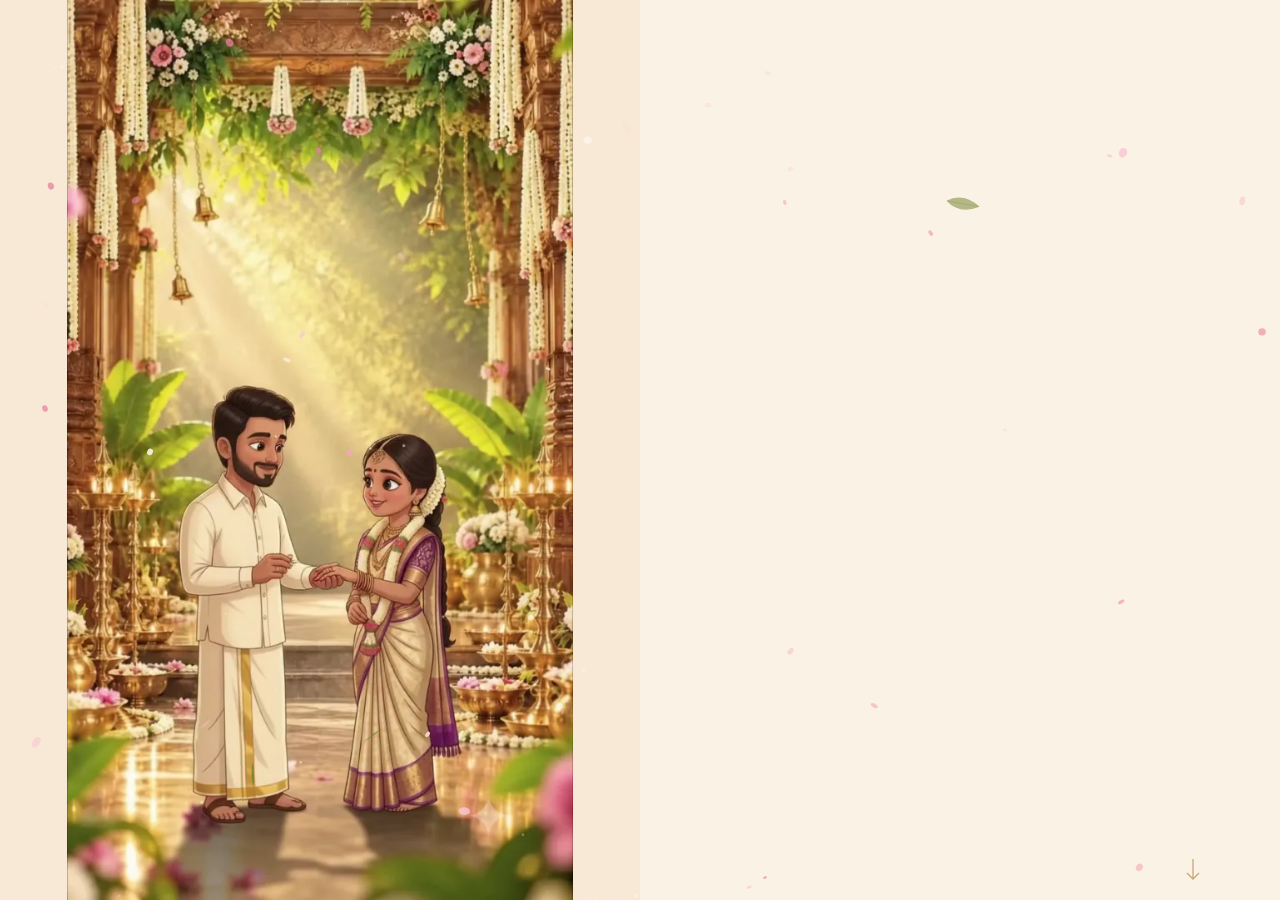
<file: index.html>
<!DOCTYPE html>
<html lang="en">
<head>
<meta charset="utf-8">
<meta name="viewport" content="width=device-width, initial-scale=1, viewport-fit=cover">
<meta name="theme-color" content="#FDF8EC">
<title>Sasidharan &amp; Abinaya — Engagement</title>
<meta name="description" content="The engagement of Dr. Sasidharan S and Dr. Abinaya M. Sunday, 15 November 2026, Amman Sakthi Mahal, Thiruvarur.">
<meta property="og:title" content="Dr. Sasidharan &amp; Dr. Abinaya — Engagement">
<meta property="og:description" content="Sunday, 15 November 2026 · Amman Sakthi Mahal, Thiruvarur.">
<meta property="og:image" content="assets/video/opening-poster.webp">
<meta property="og:type" content="website">
<link rel="preconnect" href="https://fonts.googleapis.com">
<link rel="preconnect" href="https://fonts.gstatic.com" crossorigin>
<link rel="stylesheet" href="https://fonts.googleapis.com/css2?family=Outfit:wght@200;300;400;500&family=Cormorant+Garamond:ital,wght@0,300;1,300;1,400&family=Noto+Sans+Tamil:wght@300;400&display=swap">
<!-- the poster is what fills the screen while the film buffers, so it has
     to beat the film to the paint. The film itself is NOT preloaded here:
     `as="video"` is not a preload destination any browser accepts, and the
     <video preload="auto"> attribute is the thing that actually does it. -->
<link rel="preload" as="image" href="assets/video/opening-poster.webp" type="image/webp">
<style>
/* ═══════════════════════════════════════════════════════════════════════
   SASIDHARAN & ABINAYA — ENGAGEMENT

   Five pages, each a whole screen, snapping one at a time. Daylight, not
   lamplight: the mandapam opens the invitation and everything after it
   sits on warm paper. No story and no portraits — the match was made
   between two families, and the page says so by showing the room rather
   than the couple.
   ═══════════════════════════════════════════════════════════════════════ */
:root{
  color-scheme:light;

  /* ── MEASURED OFF THE MANDAPAM ───────────────────────────────────────
     Read out of the opening photograph, not chosen. A third of that frame
     is a single mid gold; what keeps it from going flat is the banana
     leaf at 13% and the blossom at under 3%. Those two are the colours to
     spend carefully. The paper is lifted above the picture's own lightest
     tone so the photograph always reads as the brightest thing on screen. */
  /* warmed to the cream these frames are printed on, #F4E1CC, so a
     card reads as part of the paper rather than laid on top of it */
  --paper:#FBF2E6;        /* the page itself                            */
  --paper-warm:#F7E9D6;   /* a second ground, for cards and bands       */
  --white:#FFFAF1;
  --cream:#FEF5D0;        /* the image's own highlight                  */
  --sand:#F9D597;         /* its light wash, 15% of the frame           */
  --gold:#D1A45C;         /* the dominant mid tone, a third of the frame*/
  --brass:#A8742E;
  --brass-deep:#8A5520;   /* lit brass out of the light — carries text  */
  /* Warmed to the backdrops. #3A2A14 was a cool, almost olive brown,
     correct on a gold mandapam and wrong on blush and rose — it sat
     ON these pictures instead of in them. Cocoa belongs to the same
     family as the silk and the lotus. On the backdrops' own cream,
     #F4E1CC: cocoa 9.0:1, ink-soft 6.1:1, crimson 8.0:1,
     rose-deep 5.7:1. */
  --ink:#4A3524;          /* warm cocoa — body and headings             */
  --ink-soft:#5F4231;
  --leaf:#8F9721;         /* banana leaf, 13%                           */
  --leaf-deep:#5E6616;
  --leaf-ink:#4A5110;     /* the leaf taken down far enough to carry text*/
  --brass-ink:#7A4A14;    /* and the brass likewise                     */
  --blossom:#F59591;      /* the pink in the garlands, under 3%         */
  --blossom-deep:#C2586A;

  /* ── THE ROSES ───────────────────────────────────────────────────────
     Read off the client's own decor photograph — the brass Nandi among
     roses, tuberose and foliage. That frame is mostly green and brass,
     which the palette already had; what it had NOT got was the red. The
     roses are 5.8% of it, and a 5.8% colour used sparingly is what stops
     a scheme of gold and leaf reading as flat.

     On paper: rose 4.1:1 (display sizes only), rose-deep 6.9:1,
     crimson 9.5:1 — both of the latter carry text at any size. */
  --rose:#C2566B;         /* the pink roses in the brass bowl           */
  --rose-deep:#9B2F45;    /* the deep red ones, able to carry text      */
  --crimson:#7E1B2E;      /* their shadow                               */

  /* ── TYPE ON THE PHOTOGRAPH ──────────────────────────────────────────
     An olive-bronze that "matched the background" was the problem, not
     the solution. The band the names cross runs from L=0.06 to L=0.89 —
     lamps and shadow in the same sentence — so a mid-tone olive scored
     1.65:1 against the dark fifth of it and simply vanished there.

     The band is now papered down (see .open-veil) until its darkest
     pixel sits at L=0.74, and the type is the page's own ink. Worst
     pixel, not average: ink 8.7:1, ink-soft 4.6:1, leaf-ink 5.4:1,
     brass-ink 4.7:1. The same inks as every other page, so the opening
     belongs to the set instead of being a special case. */
  --on-art:var(--ink);
  --on-art-soft:var(--ink-soft);

  --rule:rgba(168,116,46,.34);
  --rule-soft:rgba(168,116,46,.18);

  /* ── TWO FACES, MODERN AND LIGHT ─────────────────────────────────────
     Four settings to get here. Cormorant 300 was too thin to hold the
     page. Marcellus with Cinzel was handsome but Roman and antique — a
     monument, not an invitation. Instrument Serif was modern but its
     Didone stems are heavy, and at display size that reads as forceful
     rather than fine. The brief is modern AND light, which rules out
     every high-contrast serif: contrast means weight somewhere.

     OUTFIT at 200 carries the display lines, and a geometric sans is the
     one way to be large and genuinely light at the same time — the
     stroke is a single even weight, so there is nothing thick anywhere
     in the letter. Near-circular bowls, open apertures, a little
     positive tracking to stop the thin strokes closing up. The small
     capital lines take the same face at 400, because 200 at 9px would
     disappear.

     CORMORANT GARAMOND 300 ITALIC is the only other voice, and it only
     ever speaks in italic: "are getting engaged", the sign-off, the
     ampersand joining their names. A fine serif italic against a light
     geometric sans is the contrast doing the work, rather than weight.

     Two families. The Tamil is Noto Sans at 300 so it sits at the same
     weight as everything around it. */
  --f-display:'Outfit',-apple-system,'Segoe UI',Helvetica,sans-serif;
  --f-serif:'Cormorant Garamond',Georgia,'Times New Roman',serif;
  --f-body:'Outfit',-apple-system,'Segoe UI',Helvetica,sans-serif;
  --f-caps:'Outfit',-apple-system,'Segoe UI',Helvetica,sans-serif;
  --f-script:'Cormorant Garamond',Georgia,serif;
  --f-tamil:'Noto Sans Tamil','Nirmala UI',sans-serif;

  --ease:cubic-bezier(.16,1,.3,1);
  /* for the words: a plain ease-out, no overshoot, nothing springy */
  --ease-soft:cubic-bezier(.25,.46,.45,.94);
  --ease-io:cubic-bezier(.4,0,.2,1);

  --gut:max(24px,env(safe-area-inset-left,0px));
  --gut-r:max(24px,env(safe-area-inset-right,0px));
}

*,*::before,*::after{ box-sizing:border-box }
html{ -webkit-text-size-adjust:100%; height:100% }
body{
  margin:0; height:100%; overflow:hidden;
  background:var(--paper); color:var(--ink);
  font-family:var(--f-body); font-weight:300; line-height:1.7;
  -webkit-font-smoothing:antialiased;
}
img{ display:block; max-width:100% }
button{ font:inherit; color:inherit; background:none; border:0; cursor:pointer }
a{ color:inherit; text-decoration:none }
:focus-visible{ outline:2px solid var(--brass); outline-offset:4px; border-radius:3px }

/* ═══ THE AIR ══════════════════════════════════════════════════════════
   Leaves, petals and a little pollen, drifting over everything. They are
   the first thing to move after the photograph settles. */
#air{
  position:fixed; inset:0; width:100%; height:100%;
  z-index:5; pointer-events:none;
  opacity:0; transition:opacity 2.4s var(--ease-io);
}
body.lively #air{ opacity:1 }

/* ═══ THE DECK ═════════════════════════════════════════════════════════
   The scroller is a box of its own rather than the window, so a snap
   point is always one whole screen and the drifting layer above stays
   put while the pages move under it. */
.deck{
  position:fixed; inset:0; z-index:2;
  overflow-y:auto; overflow-x:hidden;
  scroll-snap-type:y mandatory; scroll-behavior:smooth;
  -webkit-overflow-scrolling:touch; scrollbar-width:none;
}
.deck::-webkit-scrollbar{ width:0; height:0 }

.pg{
  position:relative; min-height:100svh;
  scroll-snap-align:start; scroll-snap-stop:always;
  display:flex; flex-direction:column; align-items:center; justify-content:center;
  padding-left:var(--gut); padding-right:var(--gut-r);
  padding-block:clamp(3rem,8vh,5rem);
  text-align:center; overflow:hidden;
  background:var(--paper);
}

/* ═══ THE GROUND UNDER PAGES TWO TO FIVE ═══════════════════════════════
   Eight backdrops, one pair per page: a 9:16 for the phone and a 16:9
   for a wide screen, chosen by aspect ratio rather than by width, so a
   tablet held either way gets the right one. They are shown at full
   strength — the weights-and-scrims arithmetic that used to live here is
   gone, because these are not textures to hint at behind a page. */
.wash{ position:absolute; inset:0; z-index:0; overflow:hidden; pointer-events:none }
/* Full strength, no blur, no scrim. These are not textures to hint at
   behind a page — they ARE the page, and each one is a frame built with
   an empty middle for exactly this. The one exception is the rings, and
   it is handled on its own below. */
.wash img{
  position:absolute; inset:0; width:100%; height:100%; object-fit:cover;
  object-position:var(--wp,50% 50%); transform:translateZ(0);
}
.wash picture{ display:contents }
/* No drift any more. It was there to stop five crops of ONE photograph
   reading as one still frame; each page has its own picture now, so the
   reason is gone — and drifting a frame walks its border off the edge of
   the screen, which is the one thing a border must not do. */
/* Two scrims stacked, and stacking multiplies what gets through: a .74
   radial over a .72 linear leaves 1 - .26 x .28 = 7% of the image, which
   on the first pass made the middle of every page read as blank paper
   again. These numbers are chosen for the product, not for how they look
   written down — .55 over .52 leaves 22%, and at an image opacity of .44
   that is the .095 weight the type zone wants. */

.wrap{ position:relative; z-index:2; width:100%; max-width:38rem; margin:0 auto; }

/* ── FITTING THE WORDS INTO THE GAP ──────────────────────────────────
   Each backdrop is a frame, and a frame has a measurable hole in it. For
   every one, the largest centred box whose darkest percentile still lets
   --ink reach AA was solved for, then converted from a fraction of the
   IMAGE to a fraction of the SCREEN — a 9:16 picture covering a 9:19.5
   phone shows only the middle 82% of its width, so a 64% gap in the
   picture is a 78% gap on the glass:

      families   64% of the image  ->  78vw      landscape 52vw
      ceremony   42%               ->  51vw  *   landscape 46vw
      close      62%               ->  76vw      landscape 70vw

   * relaxed to 68vw. The ceremony's measured gap is pinched by a few
     scattered leaf pixels rather than by any solid mass, and holding a
     heading to 191px on a phone would wrap "The engagement ceremony"
     onto four lines to dodge specks. The halo below covers those.

   Only the LOOSE text is held to this. The cards, the countdown, the map
   button and the hashtag all carry their own opaque ground, so they can
   and should run wider than the hole in the frame. */
/* Width is only half of fitting the words in the hole; the hole has a
   top and a bottom too. Measured against each backdrop:

     page 2  hole 26-74%   loose text sat at 10-37%  -> 16% too high
     page 3  hole 19-81%   loose text sat at 13-27%  ->  6% too high
     page 4  hole  4-96%   (veiled, so the whole page is open)
     page 5  hole 20-80%   loose text at 27-72%      -> already in it

   So pages two and three start lower. The cards below them are opaque
   and may sit over the florals quite happily - a card on a decorated
   table is a card on a decorated table - but a heading laid across a
   hanging garland is just hard to read. On page two the family cards
   also give back the height this costs, or the second one would run off
   the bottom of the screen. */
.pg{ --gap:92vw }
.pg--b{ padding-block-start:clamp(3.5rem,11vh,5.5rem) }
.pg--c{ padding-block-start:clamp(4.5rem,13vh,6.5rem) }
.pg--b .fam{ gap:clamp(.6rem,2.4vw,1rem) }
.pg--b .fam div{ padding:clamp(.85rem,3.2vw,1.3rem) 1rem }
.pg--b .copy{ margin-top:.85rem }
.pg--b{ --gap:78vw }
.pg--c{ --gap:68vw }
.pg--e{ --gap:76vw }
.pg:not(.pg--open) .eyebrow,
.pg:not(.pg--open) h2,
.pg:not(.pg--open) .copy,
.pg:not(.pg--open) .sign,
.pg:not(.pg--open) .foot,
.pg:not(.pg--open) .endnames,
.loose{ max-width:min(var(--gap),100%); margin-inline:auto }
/* a halo of the backdrop's own cream, so a glyph that strays onto a leaf
   still has light under it. It is not a scrim — it touches nothing but
   the few pixels around the letters. */
.pg:not(.pg--open) .eyebrow,
.pg:not(.pg--open) h2,
.pg:not(.pg--open) .copy,
.pg:not(.pg--open) .sign,
.pg:not(.pg--open) .foot,
.pg:not(.pg--open) .endnames,
.pg:not(.pg--open) .loose{
  text-shadow:0 1px 2px rgba(253,248,236,.92), 0 0 9px rgba(253,248,236,.7);
}

/* ═══ PAGE ONE — THE MANDAPAM ══════════════════════════════════════════ */
/* ── THE OPENING IS A FILM NOW ──────────────────────────────────────────
   3.37 seconds of the couple at the mandapam, which plays once and then
   holds on its last frame for as long as the page is open. It is not a
   loop: a loop is wallpaper, and this is meant to happen once, the way
   arriving somewhere happens once.

   The source was 1920x1080 at 12 Mbps with an audio track — but the
   animation inside it was 9:16, pillarboxed into the middle with hard
   black bars either side. cropdetect agreed on crop=608:1080:656:0 across
   all 99 frames, so the bars are gone and what is left is a true portrait
   clip that covers a phone with nothing thrown away. Audio stripped (it
   is muted anyway, and the page has its own music), re-encoded at CRF 27:
   5.1 MB down to 326 KB, which matters when this is opened on mobile
   data. */
.pg--open{ padding:0; justify-content:flex-start }
.open-art{ position:absolute; inset:0; z-index:0; overflow:hidden; background:var(--paper-warm) }
/* The drift lives on a wrapper rather than on the plate itself, so the
   entry and the endless drift never fight over the same transform. */
.art-move{
  position:absolute; inset:0;
  animation:artEnter 3.8s var(--ease-io) .1s both,
            artDrift 38s ease-in-out 4s infinite alternate backwards;
}
.open-art video,
.open-art img{
  position:absolute; inset:0; width:100%; height:100%;
  object-fit:cover; object-position:50% 50%;
  transform:translateZ(0);
}
.open-art video{ opacity:0; animation:fade 1.2s var(--ease-io) .1s forwards }
/* the clip's own last frame, standing in wherever the film cannot run —
   reduced motion, a refused autoplay, a decode that fails. It is the
   frame the film would have frozen on anyway, so nothing looks different
   afterwards; it simply never moved. */
.open-still{ opacity:0 }
body.no-vid .open-art video{ display:none }
body.no-vid .open-still{ animation:fade 1.6s var(--ease-io) .1s forwards }

/* ── THE LIGHT THE NAMES STAND IN ───────────────────────────────────────
   This was a radial 54% wide centred on the middle of the frame. A name
   set at 13.5vw runs nearly the full width of a phone, so both ends of
   "Sasidharan" hung outside the lit core and crossed the garlands and
   the shadow under the arch unprotected. That is why it could not be
   read, and no amount of halo on the glyphs was going to fix it: the
   veil has to be as wide as the line.

   So it is a vertical wash, edge to edge, heaviest at the top where the
   words are and gone by two thirds down — which leaves the aisle, the
   lamps and the couple, the part worth watching, entirely untouched.

   It is also LATE, and now it waits for the film rather than for a clock.
   The clip runs its full 3.37s completely clean — no wash, no type —
   and only once it has frozen does the shade come up over the held
   frame, with the words arriving into it half a second behind. Three
   beats in order, none of them overlapping: the film, the light, the
   names. It is driven by the video's own `ended` event, so it stays in
   step even if the clip is swapped for a longer one.

   AND IT MUST NOT TOUCH THEIR FACES. A wash that covers the whole frame
   washes the couple too, which is the one thing in the picture nobody
   wants faded. Gridding the frame put his hair at 42% and both faces at
   44–58%, so the shade is at full strength only while the words need it
   and is gone by 47%.

   Strength is measured against the clip, not the photograph that used to
   be here: sampled across 13 frames of it, over the band the words now
   occupy (6–34%), the darkest pixel sits at L=0.0023. At .86 that gives
   ink 9.5:1, leaf-ink 5.9:1, brass-ink 5.1:1 and ink-soft 5.1:1 — all AA
   against the worst pixel in the worst frame. */
.open-veil{
  position:absolute; inset:0; z-index:1; pointer-events:none;
  background:
    linear-gradient(180deg, rgb(253 248 236 / 89%) 0%, rgb(253 248 236 / 59%) 20%, rgb(253 248 236 / 28%) 34%, /* the words end here */ rgb(253 248 236 / 10%) 38%, rgb(253 248 236 / 4%) 41%, /* his hair starts at 42% */ rgba(253, 248, 236, .08) 44%, rgba(253, 248, 236, 0) 47%), /* and both faces are clear from here */ radial-gradient(120% 30% at 50% 18%, rgba(255, 253, 248, .28) 0%, rgba(255, 253, 248, 0) 100%);
}
body.frozen .open-veil{ opacity:1 }
/* and one slow pass of sunlight across the aisle, in the direction the
   rays already fall in the photograph */
.open-ray{
  position:absolute; inset:-20%; z-index:1; pointer-events:none;
  background:linear-gradient(104deg, transparent 34%, rgba(255,250,228,.46) 48%, rgba(255,255,255,.3) 54%, transparent 68%);
  opacity:0; will-change:transform,opacity;
  animation:rayPass 11s var(--ease-io) 2.6s infinite;
}

/* The arch frames a lit window between the garlands and the lamps, and
   it is the one part of the frame carrying nothing. The names go there. */
.open-words{
  position:relative; z-index:3; width:100%;
  /* Lifted twice. At 17vh the date line sat across the groom's head; at
     10vh it cleared him, but the shade behind it still reached his face.
     Gridding the frame put his hair at 42% and both faces at 44–58%, so
     the shade has to be gone by 42% — which means the words have to be
     finished by 34%. At 7vh the block runs 6%–34% and the ramp has room. */
  padding:clamp(5vh,7vh,10vh) var(--gut-r) 0 var(--gut);
  /* a halo of the paper's own colour rather than a dark bar: dark type on
     a bright photograph needs light behind it, not shade. The veil now
     carries the contrast, so this is only here to keep an edge crisp
     where a glyph happens to fall across a bright lamp. */
  text-shadow:0 1px 2px rgba(255,253,248,.85), 0 0 9px rgba(255,253,248,.5);
}
.eyebrow{
  font-family:var(--f-caps); font-weight:400;
  font-size:clamp(.58rem,2.9vw,.66rem); letter-spacing:.3em; text-transform:uppercase;
  color:var(--rose-deep); margin:0 0 1rem;
}
/* measured against the darkest pixel of the band each one crosses, with
   the veil applied — not against the average, which is what let a
   mid-olive pass review and then disappear on a phone */
.open-words .eyebrow{ color:var(--brass-ink) }     /* 5.1:1 */
.open-words .tamil{   color:var(--leaf-ink) }      /* 5.4:1 */
.open-words .names{   color:var(--ink) }           /* 8.7:1 */
.open-words .names i{ color:var(--brass-ink) }     /* 4.7:1, at 22px+ */
/* The ampersand is markup, not a split word, so nothing was holding it
   back: it sat on the moving film from the first frame while every other
   part of the title waited. It was the one piece of the names arriving
   early. It now waits with the rest, and lands between them. */
.open-words .names i{ opacity:0 }
body.named .open-words .names i{ animation:wordIn 1s var(--ease-soft) .4s both }
.open-words .occ{     color:var(--brass-ink) }     /* 4.7:1 */
.open-words .when{    color:var(--ink) }           /* 9.5:1 */
.tamil{ font-family:var(--f-tamil); letter-spacing:normal; font-size:.92em; color:var(--leaf-deep) }
.names{
  font-family:var(--f-display); font-weight:200;
  /* Outfit sets wide: at 12.8vw "Dr. Sasidharan" filled 325px of a 327px
     line box, which is not a margin, it is a coincidence. 11.2vw puts it
     at 285px and leaves room for a longer name. */
  font-size:clamp(2.2rem,11.2vw,3.8rem); line-height:1.14; letter-spacing:.015em;
  color:var(--ink); margin:0;
}
.names i{
  display:block; font-family:var(--f-script); font-style:italic;
  font-size:.46em; letter-spacing:0; color:var(--brass);
  margin:.02em 0; line-height:1;
}
.occ{
  font-family:var(--f-serif); font-style:italic; font-weight:400;
  font-size:clamp(1.14rem,5.1vw,1.4rem); color:var(--brass-deep); margin:.6rem 0 0;
}
.when{
  font-family:var(--f-caps); font-weight:400;
  font-size:clamp(.6rem,2.9vw,.68rem); letter-spacing:.24em; text-transform:uppercase;
  color:var(--ink-soft); margin:.75rem 0 0;
}

/* ── THE OPENING TYPE IS SIZED BY THE SHORTER AXIS ──────────────────────
   Everything here was in vw, so the title block kept the same height in
   pixels no matter how tall the screen was — which means it took a
   BIGGER FRACTION of a short screen, and walked down onto their heads.
   The frame has his hair at 42% and both faces at 44–58%, so the words
   have to be finished by 34% of the height, whatever that height is.

   Solving the block against that limit gives a straight line. The block
   is the padding (6vh), about 31px of fixed leading, and 3.99 times the
   type scale T:

       0.06H + 31 + 3.99T  <=  0.34H        ->  T <= 0.070H - 7.8

   which is `7vh - 8px`, and the width cap stays on top of it. So the
   type takes whichever axis is tighter:

   The algebra said 7vh. Measuring it said otherwise — the fixed leading
   and the floors are larger than the model allowed, and the block landed
   at 40%, two points off his hair. 5.9vh is the measured answer, not the
   derived one, and it holds the block at about 35% at every height:

       H=844  min(43.7, 41.8) = 41.8   H=600  min(43.7, 27.4) = 27.4
       H=700  min(43.7, 33.3) = 33.3   H=500  min(43.7, 21.5) = 21.5

   The secondary lines are multiples of T so the proportions hold, with
   floors so nothing becomes unreadable on a very short window. Portrait
   only: in landscape the page splits into two columns, the words sit on
   paper beside the film, and none of this applies. */
@media (max-aspect-ratio:1/1){
  .pg--open{ --ot:clamp(1.05rem, min(11.2vw, calc(5.9vh - 8px)), 3.8rem) }
  .open-words .names{ font-size:var(--ot) }
  .open-words .eyebrow{ font-size:max(.52rem, calc(var(--ot) * .235)) }
  .open-words .occ{     font-size:max(.8rem,  calc(var(--ot) * .44)) }
  .open-words .when{    font-size:max(.5rem,  calc(var(--ot) * .255)) }
}

/* ═══ TYPE ═════════════════════════════════════════════════════════════ */
.pg h2{
  font-family:var(--f-display); font-weight:200;
  font-size:clamp(1.98rem,8.4vw,2.95rem); line-height:1.2; letter-spacing:.012em;
  color:var(--ink); margin:.5rem 0 0; text-wrap:balance;
}
.pg h2 em{ font-family:var(--f-serif); font-style:italic; font-weight:400; font-size:1.1em; color:var(--rose-deep) }
.copy{ color:var(--ink); font-size:clamp(1rem,4vw,1.1rem); font-weight:500; max-width:34ch; margin:.85rem auto 0 }

/* ── the rings ───────────────────────────────────────────────────────
   The engagement itself, drawn rather than photographed: two bands that
   draw themselves on, a stone that lifts into place above them, and four
   sparks that come and go on their own clocks so the set never pulses in
   time with itself. */
.rings{
  display:block; width:clamp(156px,48vw,248px); height:auto;
  margin:0 auto clamp(.7rem,2.8vh,1.4rem); overflow:visible;
}
.rings .band{ fill:none; stroke:url(#ringGold); stroke-width:2.6; stroke-linecap:round;
              stroke-dasharray:250; stroke-dashoffset:250 }
.on-view .rings .band{ animation:ringDraw 1.9s var(--ease-io) forwards }
.on-view .rings .band--b{ animation-delay:.3s }
.rings .gem{ opacity:0; transform-origin:50% 50% }
.on-view .rings .gem{ animation:gemLift 1s var(--ease) 1.5s forwards }
.rings .spark{ opacity:0; transform-box:fill-box; transform-origin:50% 50% }
.on-view .rings .spark{ animation:twinkle 3.4s var(--ease-io) infinite }
.on-view .rings .spark:nth-of-type(2){ animation-delay:1.1s; animation-duration:4.1s }
.on-view .rings .spark:nth-of-type(3){ animation-delay:2.2s; animation-duration:3.8s }
.on-view .rings .spark:nth-of-type(4){ animation-delay:.6s;  animation-duration:4.6s }
/* a smaller pair signs off the last page */
.rings--sm{ width:clamp(100px,28vw,140px); margin-bottom:.3rem }

/* ── a drawn rule with a lamp flame at its centre ───────────────────────
   The two rules draw outward from the middle and the flame opens after
   them, rather than all five strokes racing each other to the same
   finish. Same 1.7s, read as a gesture instead of a flicker. */
.orn{ display:block; width:clamp(118px,34vw,185px); height:20px; margin:.85rem auto; overflow:visible }
.orn line,.orn path{ fill:none; stroke:var(--brass); stroke-width:1; stroke-dasharray:320; stroke-dashoffset:320 }
.orn .lit{ stroke:var(--rose); stroke-width:1.2 }
.on-view .orn line{ animation:draw 1.5s var(--ease-io) .2s forwards }
.on-view .orn .lit{ animation:draw 1.2s var(--ease-io) .95s forwards }
.on-view .orn .lit:nth-of-type(2){ animation-delay:1.15s }
.on-view .orn .lit:nth-of-type(3){ animation-delay:1.3s }

/* ── WORDS ARRIVE ONE AT A TIME, ON EVERY PAGE ──────────────────────────
   A CSS animation rather than a scrubbed value, so a word always finishes
   where it belongs and nothing can be left half-revealed.

   Each word hinges up off its own baseline — translate, a rotateX about
   the foot of the line, and a hair of scale. Three things moving at once
   out of one keyframe is what makes it read as rich; doing it with
   transform and opacity alone is what keeps it smooth. The blur this
   animation used to carry is gone: filter is the one property here that
   cannot be composited, and on a page with sixty words arriving in
   sequence it was the whole cost of the animation.

   --st is the gap between consecutive words, set per element: wide for a
   heading of three words, narrow for a paragraph of thirty, so a long
   sentence never outlasts its own page. */
[data-split]{ perspective:900px }
.w{
  display:inline-block; white-space:pre-wrap; opacity:0;
  transform-origin:50% 100%; backface-visibility:hidden;
}
/* `:not(.pg--open)` is load-bearing. The opening section carries
   [data-view] like every other page, so the observer marks it on-view the
   instant it is on screen — which is at load. Without the exclusion, the
   opening's words matched `.on-view .w` and animated in at ~300ms, over
   the running film, and `body.named` decided nothing at all. The opening
   waits for the freeze; every other page waits for the scroll. */
.on-view:not(.pg--open) .w,
body.named .open-words .w{
  animation:wordIn 1s var(--ease-soft) both;
  animation-delay:calc(var(--d,0ms) + var(--wi,0) * var(--st,48ms));
}
/* long runs of prose get a tighter gap than display lines */
.copy .w,.addr .w,.sign .w,.fam p .w{ --st:24ms }
.eyebrow .w,.when .w,.mid .w,.rel .w,.foot .w{ --st:18ms }

[rv]{
  opacity:0; transform:translate3d(0,28px,0) scale(.986);
  transition:opacity 1.2s var(--ease), transform 1.3s var(--ease);
}
[rv="l"]{ transform:translate3d(-30px,10px,0) scale(.986) }
[rv="r"]{ transform:translate3d(30px,10px,0) scale(.986) }
.on-view [rv]{
  opacity:1; transform:none;
  transition-delay:calc(var(--i,0) * 115ms);
}
/* the opening page is not scrolled into view, it is simply there */
.pg--open [rv]{ opacity:0; transform:translate3d(0,22px,0) scale(.99) }
body.named .pg--open [rv]{ opacity:1; transform:none }

/* ═══ FAMILIES ═════════════════════════════════════════════════════════ */
.fam{ display:grid; gap:clamp(.9rem,3.4vw,1.4rem); margin-top:1.7rem }
@media (min-width:620px){ .fam{ grid-template-columns:1fr 1fr } }
.fam div{ padding:clamp(.95rem,3.7vw,1.35rem) .9rem }   /* compact */
.fam h3{ font-family:var(--f-display); font-weight:300; font-size:1.34rem; letter-spacing:.012em; color:var(--crimson); margin:0 }
.fam .rel{ font-family:var(--f-caps); font-size:.52rem; letter-spacing:.24em; text-transform:uppercase; color:var(--rose-deep); margin:.35rem 0 .7rem }
.fam p{ font-family:var(--f-body); font-weight:300; font-size:clamp(.95rem,3.8vw,1.05rem); color:var(--ink); margin:0; line-height:1.5 }
.fam .amp{ font-family:var(--f-script); font-style:italic; color:var(--rose-deep); font-size:1.2em; margin:.1rem 0 }

/* ═══ THE CEREMONY ═════════════════════════════════════════════════════ */
.card{
  padding:clamp(1.05rem,4.2vw,1.7rem) clamp(.9rem,4vw,1.6rem);
  margin-top:1.15rem;
}
.card .vn{ font-family:var(--f-display); font-weight:300; font-size:clamp(1.5rem,6.7vw,1.98rem); letter-spacing:.012em; color:var(--crimson); margin:0 }
.card .big{ font-family:var(--f-body); font-weight:300; font-size:clamp(1.06rem,4.5vw,1.3rem); color:var(--ink); margin:.65rem 0 0 }
.card .mid{ font-family:var(--f-caps); font-size:clamp(.7rem,3.1vw,.8rem); letter-spacing:.2em; text-transform:uppercase; color:var(--rose-deep); margin:.5rem 0 0 }
.card .addr{ font-family:var(--f-body); font-weight:300; font-size:clamp(.93rem,3.7vw,1.02rem); color:var(--ink-soft); line-height:1.55; margin:.8rem 0 0 }

.cd{
  display:grid; grid-template-columns:repeat(4,1fr); gap:0;
  margin:1.15rem auto 0; max-width:30rem;
}
.cd div{ padding:.7rem .2rem }
.cd div + div{ border-left:1px solid rgba(186,138,92,.26) }
.cd b{
  display:block; font-family:var(--f-display); font-weight:300;
  font-size:clamp(1.7rem,7.6vw,2.3rem); line-height:1; color:var(--crimson);
  font-variant-numeric:tabular-nums;
}
.cd span{ display:block; font-family:var(--f-caps); font-size:.46rem; letter-spacing:.18em; text-transform:uppercase; color:var(--ink-soft); margin-top:.42rem }

.acts{ display:flex; flex-wrap:wrap; gap:.7rem; justify-content:center; margin-top:1.5rem }
.act{
  display:inline-flex; align-items:center; gap:.5rem;
  padding:.78rem 1.5rem; border:1px solid rgba(155,47,69,.3); border-radius:999px;
  font-family:var(--f-caps); font-size:.58rem; letter-spacing:.18em; text-transform:uppercase;
  color:var(--crimson);
  /* Cream into blush, the way the petals go, rather than the sand-gold
     fill it had — that belonged to the mandapam. The LOWER stop is the
     one that matters: it is the darker end and the label sits across it.
     At .72 blush, crimson measured 4.4:1 where backdrop-filter is
     unsupported, under AA for a line this small; .80 gives 5.3:1 in that
     same fallback and 5.8:1 frosted. */
  background:linear-gradient(180deg, rgba(255,250,241,.88), rgba(247,222,228,.80));
  -webkit-backdrop-filter:blur(6px) saturate(1.05); backdrop-filter:blur(6px) saturate(1.05);
  box-shadow:0 10px 24px -16px rgba(140,60,70,.42), inset 0 1px 0 rgba(255,255,255,.6);
  transition:background .4s,border-color .4s,color .4s,transform .4s var(--ease),box-shadow .4s;
}
.act:hover{
  background:linear-gradient(180deg, rgba(255,250,241,.95), rgba(244,203,213,.9));
  border-color:rgba(155,47,69,.5); transform:translateY(-2px);
  box-shadow:0 14px 28px -16px rgba(140,60,70,.5), inset 0 1px 0 rgba(255,255,255,.7);
}
.act svg{ width:13px; height:13px; fill:none; stroke:currentColor; stroke-width:1.5; flex:none; opacity:.85 }

/* ═══ CLOSING ══════════════════════════════════════════════════════════ */
.sign{ font-family:var(--f-serif); font-style:italic; font-weight:400; font-size:clamp(1.14rem,4.8vw,1.38rem); color:var(--rose-deep); margin:1.1rem auto 0; max-width:30ch }
.endnames{ font-family:var(--f-display); font-weight:200; font-size:clamp(2.05rem,9vw,3.05rem); color:var(--ink); margin:.6rem 0 0; line-height:1.18; letter-spacing:.015em }
.endnames i{ display:block; font-family:var(--f-script); font-style:italic; font-size:.56em; color:var(--rose-deep); margin:.02em 0; line-height:1.1 }
.hash{
  display:inline-block; margin-top:1.05rem; padding:.58rem 1.35rem;
  border:1px solid rgba(155,47,69,.34); border-radius:999px;
  background:rgba(255,250,241,.72);
  -webkit-backdrop-filter:blur(6px); backdrop-filter:blur(6px);
  font-family:var(--f-caps); font-size:.6rem; letter-spacing:.2em; text-transform:uppercase; color:var(--rose-deep);
}
.foot{ margin-top:1.5rem; font-family:var(--f-caps); font-size:.52rem; letter-spacing:.24em; text-transform:uppercase; color:var(--ink-soft) }

/* ═══ THE PANEL ════════════════════════════════════════════════════════
   Taking the boxes away did not work: without a ground the words were
   loose on a busy picture and the pages lost their spine. Putting the
   OLD boxes back would not work either — an opaque cream rectangle on a
   cream background is a box drawn round things that were already
   surrounded, which is what was wrong in the first place.

   So the panel is sheer. Cream at .74 over a frosted copy of whatever is
   behind it, which leaves roughly a quarter of the florals showing
   through: the lotus and the jasmine carry on under the words instead of
   stopping at an edge, and the panel reads as part of the picture rather
   than as something laid on it.

   .74 is measured, not picked. Over the worst 1% of each backdrop, with
   the frosting applied first because that is what the eye actually
   meets: cocoa 7.0:1, crimson 6.1:1, ink-soft 4.8:1, rose-deep 4.5:1.
   At .50 cocoa falls to 4.1 on the closing backdrop and the sheerness
   stops being worth it. */
.panel,.card,.fam div,.cd{
  background:rgba(255,250,241,.74);
  -webkit-backdrop-filter:blur(7px) saturate(1.06);
  backdrop-filter:blur(7px) saturate(1.06);
  border:1px solid rgba(186,138,92,.32);
  box-shadow:0 14px 34px -22px rgba(110,60,45,.46),
             inset 0 1px 0 rgba(255,255,255,.5);
}
/* no halo on type that has a panel under it — a glow on a ground reads
   as a smudge. The halo is for the loose text only. */
.card *,.fam div *,.cd *{ text-shadow:none }

/* ═══ CHROME ═══════════════════════════════════════════════════════════ */
.cue{
  position:absolute; left:50%; translate:-50% 0; z-index:4;
  bottom:calc(16px + env(safe-area-inset-bottom,0px));
  width:20px; height:28px; opacity:0; transition:opacity 1.2s var(--ease) .6s;
}
.on-view .cue, body.named .pg--open .cue{ opacity:.6 }
.cue svg{ width:100%; height:100%; fill:none; stroke:var(--brass); stroke-width:1.3; animation:nudge 2.6s var(--ease-io) infinite }

.sound{
  position:fixed; z-index:9;
  right:max(16px,env(safe-area-inset-right,0px));
  bottom:calc(16px + env(safe-area-inset-bottom,0px));
  width:42px; height:42px; display:grid; place-items:center;
  border:1px solid var(--rule); border-radius:50%;
  background:rgba(255,253,248,.84); backdrop-filter:blur(8px);
  color:var(--brass-deep);
  opacity:0; transition:opacity 1s var(--ease) 1.8s, border-color .3s, color .3s;
}
body.named .sound{ opacity:1 }
.sound:hover{ border-color:var(--brass); color:var(--ink) }
.sound svg{ width:16px; height:16px; fill:none; stroke:currentColor; stroke-width:1.5 }

/* ═══ KEYFRAMES ════════════════════════════════════════════════════════ */
@keyframes artEnter{
  from{ transform:scale(1.035) translateZ(0) }
  to  { transform:scale(1) translateZ(0) }
}
@keyframes artDrift{
  from{ transform:scale(1) translate3d(0,0,0) }
  to  { transform:scale(1.03) translate3d(0,-.7%,0) }
}
/* the stone the whole day turns on */
@keyframes ringDraw{ to{ stroke-dashoffset:0 } }
@keyframes gemLift{ from{ opacity:0; transform:translateY(8px) scale(.8) } to{ opacity:1; transform:none } }
@keyframes twinkle{
  0%,100%{ opacity:0; transform:scale(.4) rotate(0deg) }
  40%    { opacity:.95; transform:scale(1) rotate(22deg) }
  70%    { opacity:.25; transform:scale(.7) rotate(40deg) }
}
@keyframes rayPass{
  0%   { opacity:0; transform:translate3d(-26%,0,0) }
  18%  { opacity:.5 }
  52%  { opacity:.34 }
  82%  { opacity:0; transform:translate3d(26%,0,0) }
  100% { opacity:0; transform:translate3d(26%,0,0) }
}
/* Mostly a fade now, with just enough rise to give it a direction.
   It used to hinge 48 degrees about the baseline, which read as a
   mechanism rather than an arrival — at display size a word that tips
   that far draws attention to the trick. The turn is down to 14 degrees
   and the lift to a third of what it was, the opacity runs the whole
   length of the keyframe instead of finishing at 60%, and the curve is
   a plain ease-out with no overshoot. Still transform and opacity only,
   so it stays composited. */
/* The opacity is DONE by 45%; only the movement runs the full length.
   Fading across the whole keyframe left every word sitting half-there for
   most of its arrival, and with a stagger on top the line never looked
   solid — "too faded" is exactly right. Now each word reaches full
   strength early and simply finishes settling, which keeps the movement
   smooth without ever showing weak type. */
@keyframes wordIn{
  from{ opacity:0; transform:translate3d(0,.26em,0) rotateX(-12deg) scale(.992) }
  45% { opacity:1 }
  to  { opacity:1; transform:translate3d(0,0,0) rotateX(0deg) scale(1) }
}
/* each page's ground moves a little, so five crops of one photograph
   never read as one still frame */
@keyframes washDrift{
  from{ transform:scale(1) translate3d(0,0,0) }
  to  { transform:scale(1.045) translate3d(0,-1.1%,0) }
}
@keyframes draw{ to{ stroke-dashoffset:0 } }
@keyframes fade{ from{ opacity:0 } to{ opacity:1 } }
@keyframes nudge{ 0%,100%{ transform:translateY(0) } 50%{ transform:translateY(5px) } }

/* ═══ WIDE ═════════════════════════════════════════════════════════════
   A landscape screen cannot hold a tall photograph and a page of type in
   the same column, so the opening splits: the mandapam keeps its own half
   at full height, and the names take the paper beside it. */
@media (min-aspect-ratio:1/1){
  .pg--b{ --gap:52vw }
  .pg--c{ --gap:46vw }
  .pg--e{ --gap:70vw }
}

@media (min-width:820px) and (min-aspect-ratio:1/1){
  .pg--open{ display:grid; grid-template-columns:1fr 1fr; align-items:stretch; padding:0 }
  /* height:100% of the grid row, not another 100svh. Declaring svh twice
     — once on the page, once on the column inside it — let the two
     disagree, and on a landscape phone the column won by 22px and pushed
     the page taller than the screen, which makes the snap fight the thumb. */
  .open-art{ position:relative; inset:auto; grid-column:1; height:100% }
  /* the clip is 9:16 and this column is about 4:5, so covering it would
     cut the couple off at the ankles. Contained, the whole frame survives
     and the paper it sits on is the page's own. */
  .open-art video,.open-art img{ object-fit:contain; object-position:50% 50% }
  .open-art{ background:var(--paper-warm) }
  .open-art::after{
    background:linear-gradient(90deg, rgba(253,248,236,0) 62%, rgba(253,248,236,.9) 94%, var(--paper) 100%);
  }
  .open-veil{ display:none }
  .open-words{
    grid-column:2; align-self:center; text-align:left;
    padding:0 clamp(2.5rem,6vw,5rem) 0 clamp(1.5rem,3vw,3rem);
  }
  .names{ font-size:clamp(3rem,6vw,4.6rem) }
  .names i{ margin-left:-.02em }
  .cue{ left:auto; right:clamp(2.5rem,6vw,5rem); translate:none }
}

/* ═══ SHORT SCREENS ════════════════════════════════════════════════════
   Everything above was sized on a 375x812 phone. An iPhone SE is 375x667
   — same width, 145px less height — and page two needs about 600px of
   content before padding, so it ran off the bottom and the scroll cue
   landed on top of the second family.

   Height is the only thing that has gone wrong, so height is the only
   thing queried: this applies to a short phone and to a laptop with a
   shallow window alike, and it changes no colour, no backdrop and no
   type face — only the air between things, and the display sizes that
   drive it.

   Measured on a 375x667 page two: padding 107px -> 54, top offset 73 ->
   40, heading 30 -> 26, ornament 27 -> 15, copy 18 -> 12, card padding
   2x35 -> 2x24, family gap 13 -> 9. About 190px recovered against the
   145px that was missing. */
@media (max-height:740px){
  .pg{ padding-block:clamp(1.3rem,4vh,2.4rem) }
  .pg--b{ padding-block-start:clamp(1.8rem,6vh,3rem) }
  .pg--c{ padding-block-start:clamp(1.5rem,5vh,2.6rem) }

  .eyebrow{ margin-bottom:.55rem }
  .pg h2{ font-size:clamp(1.62rem,7vw,2.3rem); line-height:1.14 }
  .orn{ margin:.6rem auto; height:16px; width:clamp(104px,30vw,150px) }
  .copy{ font-size:clamp(.92rem,3.7vw,1rem); margin-top:.6rem }

  .fam{ gap:.55rem; margin-top:1rem }
  .fam div{ padding:.75rem .8rem }
  .fam h3{ font-size:1.16rem }
  .fam .rel{ margin:.25rem 0 .5rem }
  .fam p{ font-size:.92rem; line-height:1.42 }
  .fam .amp{ font-size:1.05em }

  .card{ padding:.8rem .85rem; margin-top:.8rem }
  .card .vn{ font-size:clamp(1.3rem,5.8vw,1.7rem) }
  .card .big{ font-size:clamp(.98rem,4.1vw,1.16rem); margin-top:.45rem }
  .card .mid{ margin-top:.35rem }
  .card .addr{ font-size:clamp(.87rem,3.5vw,.96rem); line-height:1.42; margin-top:.55rem }

  .cd{ margin-top:.8rem }
  .cd div{ padding:.5rem .15rem }
  .cd b{ font-size:clamp(1.4rem,6.4vw,1.9rem) }
  .cd span{ margin-top:.3rem }
  .acts{ margin-top:.9rem }
  .act{ padding:.66rem 1.25rem }

  .endnames{ font-size:clamp(1.8rem,8vw,2.6rem) }
  .sign{ margin-top:.8rem; font-size:clamp(1.04rem,4.4vw,1.26rem) }
  .hash{ margin-top:.75rem }
  .foot{ margin-top:1rem }
  .rings--sm{ width:clamp(84px,24vw,116px) }

  .open-words{ padding-top:clamp(4vh,6vh,8vh) }
}

/* A very short window — a phone on its side, or a laptop with devtools
   open across the bottom. Same idea, one notch further. */
@media (max-height:560px){
  .pg{ padding-block:clamp(.9rem,3vh,1.6rem) }
  .pg--b,.pg--c{ padding-block-start:clamp(1.1rem,4vh,2rem) }
  .pg h2{ font-size:clamp(1.42rem,6vw,1.95rem) }
  .orn{ margin:.45rem auto; height:13px }
  .copy{ font-size:.9rem; margin-top:.45rem }
  .fam div{ padding:.6rem .7rem }
  .fam p{ font-size:.88rem; line-height:1.36 }
  .card{ padding:.65rem .75rem; margin-top:.6rem }
  .cd{ margin-top:.6rem }
  .cd b{ font-size:clamp(1.25rem,5.6vw,1.6rem) }
  .acts{ margin-top:.7rem }
}

/* A phone on its side is the hardest case: 390px of height, and the wide
   branch is in force so the ceremony page lays out in a 46vw column that
   wraps tall. At the 560 tier its page still measured 458px against a
   390px screen — taller than the glass, which makes the snap fight the
   thumb. This tier is sized to keep every page inside the viewport. */
@media (max-height:440px){
  .pg{ padding-block:.7rem }
  .pg--b,.pg--c{ padding-block-start:.9rem }
  .eyebrow{ font-size:.5rem; letter-spacing:.24em; margin-bottom:.4rem }
  .pg h2{ font-size:clamp(1.2rem,4.2vw,1.62rem); line-height:1.1 }
  .orn{ margin:.35rem auto; height:11px; width:clamp(80px,18vw,110px) }
  .copy{ font-size:.82rem; margin-top:.35rem; line-height:1.45 }
  .fam{ gap:.45rem; margin-top:.6rem }
  .fam div{ padding:.45rem .6rem }
  .fam h3{ font-size:1rem }
  .fam .rel{ font-size:.46rem; margin:.18rem 0 .32rem }
  .fam p{ font-size:.82rem; line-height:1.3 }
  .card{ padding:.5rem .6rem; margin-top:.45rem }
  .card .vn{ font-size:1.14rem }
  .card .big{ font-size:.92rem; margin-top:.28rem }
  .card .mid{ font-size:.6rem; margin-top:.24rem }
  .card .addr{ font-size:.8rem; line-height:1.3; margin-top:.4rem }
  .cd{ margin-top:.45rem }
  .cd div{ padding:.34rem .1rem }
  .cd b{ font-size:1.14rem }
  .cd span{ font-size:.4rem; margin-top:.18rem }
  .acts{ margin-top:.5rem }
  .act{ padding:.48rem 1rem; font-size:.52rem }
  .endnames{ font-size:1.58rem }
  .sign{ font-size:.95rem; margin-top:.5rem }
  .hash{ margin-top:.5rem; padding:.44rem 1rem }
  .foot{ margin-top:.6rem }
  .rings--sm{ width:70px }
  .open-words{ padding-top:3vh }
}

/* ═══ REDUCED MOTION ═══════════════════════════════════════════════════ */
@media (prefers-reduced-motion:reduce){
  .art-move{ animation:none !important }
  .open-art img,.open-art video{ animation:none !important; transform:none }
  .open-still{ opacity:1 !important }
  .open-art video{ display:none }
  .wash img,.on-view .wash img{ animation:none !important; transform:none }
  .rings .band{ stroke-dashoffset:0 } .rings .gem{ opacity:1 } .rings .spark{ opacity:.8 }
  .on-view .rings .band,.on-view .rings .gem,.on-view .rings .spark{ animation:none !important }
  .open-veil{ animation:none !important; opacity:1 }
  .open-ray{ display:none }
  #air{ display:none }
  .w,.open-words .names i{ opacity:1 !important }
  body.named .open-words .names i{ animation:none !important }
  .on-view .w, body.named .open-words .w{ animation:none !important }
  [rv],.pg--open [rv]{ opacity:1 !important; transform:none !important; transition:none }
  .orn line,.orn path{ stroke-dashoffset:0 }
  .cue svg{ animation:none }
  .deck{ scroll-behavior:auto }
  *{ animation-duration:.001s !important; animation-iteration-count:1 !important }
}
</style>
</head>
<body>

<canvas id="air" aria-hidden="true"></canvas>

<main class="deck" id="deck">

  <!-- ═══ ONE · THE MANDAPAM ════════════════════════════════════════════ -->
  <section class="pg pg--open" data-view>
    <div class="open-art">
      <div class="art-move">
        <!-- plays once and holds; never loops. muted + playsinline are what
             let it start at all on a phone, and autoplay is refused often
             enough that the still below is not a nicety. -->
        <video id="vid" preload="auto" autoplay muted playsinline
               poster="assets/video/opening-poster.webp" aria-hidden="true">
          <source src="assets/video/opening.mp4" type="video/mp4">
        </video>
        <!-- the same file the <video> uses as its poster, deliberately: the
             browser fetches it once and reuses it, where a second still
             would have been 79 KB downloaded by everybody for a case that
             almost never happens. -->
        <img class="open-still" src="assets/video/opening-poster.webp"
             alt="An illustrated couple at the mandapam, exchanging rings beneath a carved arch hung with jasmine garlands and brass bells, lamps lit either side"
             fetchpriority="high">
      </div>
    </div>
    <div class="open-veil" aria-hidden="true"></div>
    <div class="open-ray" aria-hidden="true"></div>

    <div class="open-words">
      <p class="eyebrow" data-split data-delay="120">Nitchayathartham &middot; <span class="tamil">நிச்சயதார்த்தம்</span></p>
      <h1 class="names">
        <span data-split data-delay="300">Dr. Sasidharan</span>
        <i>&amp;</i>
        <span data-split data-delay="820">Dr. Abinaya</span>
      </h1>
      <p class="occ" data-split data-delay="1180">are getting engaged</p>
      <p class="when" data-split data-delay="1480">Sunday &middot; 15 November 2026</p>
    </div>

    <div class="cue" aria-hidden="true"><svg viewBox="0 0 20 28"><path d="M10 3v20M4 17l6 6 6-6"/></svg></div>
  </section>

  <!-- ═══ TWO · THE FAMILIES ════════════════════════════════════════════ -->
  <section class="pg pg--b" data-view>
    <div class="wash" aria-hidden="true">
      <picture>
        <source media="(min-aspect-ratio:1/1)" srcset="assets/images/bg-families-d.webp">
        <img src="assets/images/bg-families-m.webp" alt="" loading="lazy">
      </picture>
    </div>
    <div class="wrap">
      <p class="eyebrow" data-split data-delay="120">With great joy</p>
      <h2 data-split data-delay="340">Our two <em>families</em></h2>
      <svg class="orn" viewBox="0 0 210 22" aria-hidden="true">
        <line x1="0" y1="11" x2="78" y2="11"/><line x1="132" y1="11" x2="210" y2="11"/>
        <path class="lit" d="M105,2 C112,7 112,15 105,20 C98,15 98,7 105,2 Z"/>
        <path class="lit" d="M88,11 C94,7 99,9 105,11 C99,13 94,15 88,11 Z"/>
        <path class="lit" d="M122,11 C116,7 111,9 105,11 C111,13 116,15 122,11 Z"/>
      </svg>
      <p class="copy" data-split data-delay="920">With the blessings of our elders, we invite you to share in a day our families have waited for.</p>
      <div class="fam">
        <div rv="l" style="--i:3">
          <h3 data-split data-delay="1380">Dr. Sasidharan S</h3>
          <p class="rel" data-split data-delay="1620">Son of</p>
          <p data-split data-delay="1740">Shri D. Sakthikumar</p>
          <p class="amp" data-split data-delay="1880">&amp;</p>
          <p data-split data-delay="1960">Smt. S. Parimala</p>
        </div>
        <div rv="r" style="--i:4">
          <h3 data-split data-delay="1520">Dr. Abinaya M</h3>
          <p class="rel" data-split data-delay="1760">Daughter of</p>
          <p data-split data-delay="1880">Shri K. N. Murugesan</p>
          <p class="amp" data-split data-delay="2020">&amp;</p>
          <p data-split data-delay="2100">Smt. M. Anitha Devi</p>
        </div>
      </div>
    </div>
    <div class="cue" aria-hidden="true"><svg viewBox="0 0 20 28"><path d="M10 3v20M4 17l6 6 6-6"/></svg></div>
  </section>

  <!-- ═══ THREE · THE CEREMONY ══════════════════════════════════════════ -->
  <section class="pg pg--c" data-view>
    <div class="wash" aria-hidden="true">
      <picture>
        <source media="(min-aspect-ratio:1/1)" srcset="assets/images/bg-ceremony-d.webp">
        <img src="assets/images/bg-ceremony-m.webp" alt="" loading="lazy">
      </picture>
    </div>
    <div class="wrap">
      <p class="eyebrow" data-split data-delay="120">Nitchayathartham &middot; <span class="tamil">நிச்சயதார்த்தம்</span></p>
      <h2 data-split data-delay="340">The <em>engagement</em> ceremony</h2>
      <svg class="orn" viewBox="0 0 210 22" aria-hidden="true">
        <line x1="0" y1="11" x2="78" y2="11"/><line x1="132" y1="11" x2="210" y2="11"/>
        <path class="lit" d="M105,2 C112,7 112,15 105,20 C98,15 98,7 105,2 Z"/>
        <path class="lit" d="M88,11 C94,7 99,9 105,11 C99,13 94,15 88,11 Z"/>
        <path class="lit" d="M122,11 C116,7 111,9 105,11 C111,13 116,15 122,11 Z"/>
      </svg>
      <div class="card" rv style="--i:2">
        <p class="vn" data-split data-delay="860">Amman Sakthi Mahal</p>
        <p class="big" data-split data-delay="1120">Sunday, 15 November 2026</p>
        <p class="mid" data-split data-delay="1360">6:00 PM &ndash; 7:30 PM</p>
        <p class="addr" data-split data-delay="1520">
          No. 61c, Thiyagaraja Agraharam,<br>
          Suntharvilagam Main Road,<br>
          Thiruvarur &ndash; 610001
        </p>
      </div>
      <div class="cd" rv style="--i:3" role="timer">
        <div><b id="d">—</b><span>Days</span></div>
        <div><b id="h">—</b><span>Hours</span></div>
        <div><b id="m">—</b><span>Minutes</span></div>
        <div><b id="s">—</b><span>Seconds</span></div>
      </div>
      <div class="acts" rv style="--i:4">
        <a class="act" href="https://maps.app.goo.gl/AVTojszWfjC1NAFr6" target="_blank" rel="noopener">
          <svg viewBox="0 0 24 24" aria-hidden="true"><path d="M12 21s7-5.6 7-11a7 7 0 1 0-14 0c0 5.4 7 11 7 11Z"/><circle cx="12" cy="10" r="2.6"/></svg>
          Open in Maps
        </a>
      </div>
    </div>
    <div class="cue" aria-hidden="true"><svg viewBox="0 0 20 28"><path d="M10 3v20M4 17l6 6 6-6"/></svg></div>
  </section>


  <!-- ═══ FIVE · THE CLOSE ══════════════════════════════════════════════ -->
  <section class="pg pg--e" data-view>
    <!-- the close is the one page that leaves the mandapam behind: rings on
         a gold plate among jasmine, lotus and a kuthuvilakku. Same wash, same
         weights — worst pixel, ink reads 10.2:1 and the small caps 5.4:1. -->
    <div class="wash" aria-hidden="true">
      <picture>
        <source media="(min-aspect-ratio:1/1)" srcset="assets/images/bg-close-d.webp">
        <img src="assets/images/bg-close-m.webp" alt="" loading="lazy">
      </picture>
    </div>
    <div class="wrap">
      <p class="eyebrow" data-split data-delay="120">With your blessings, a new chapter begins</p>
      <h2 class="endnames">
        <span data-split data-delay="300">Sasi</span>
        <i>&amp;</i>
        <span data-split data-delay="620">Abi</span>
      </h2>
      <svg class="rings rings--sm" viewBox="0 0 230 128" role="img" aria-label="Two engagement rings">
        <defs>
          <!-- the only ringGold in the page now; .rings .band in the CSS
               strokes with url(#ringGold), so this def must not be deleted -->
          <linearGradient id="ringGold" x1="0" y1="0" x2="1" y2="1">
            <stop offset="0" stop-color="#F9D597"/>
            <stop offset=".46" stop-color="#D1A45C"/>
            <stop offset="1" stop-color="#A8742E"/>
          </linearGradient>
        </defs>
        <circle class="band band--a" cx="92"  cy="80" r="39"/>
        <circle class="band band--b" cx="140" cy="80" r="39"/>
        <g class="gem">
          <path d="M92,24 L103,36 L92,56 L81,36 Z" fill="url(#ringGold)"/>
          <path d="M81,36 L103,36" stroke="#FFFDF8" stroke-width="1" opacity=".75"/>
          <path d="M92,24 L87,36 L92,56 L97,36 Z" fill="#FFFDF8" opacity=".32"/>
        </g>
        <path class="spark" d="M40,30 L43,40 L53,43 L43,46 L40,56 L37,46 L27,43 L37,40 Z" fill="#F9D597"/>
        <path class="spark" d="M196,46 L198,53 L205,55 L198,57 L196,64 L194,57 L187,55 L194,53 Z" fill="#FEF5D0"/>
        <path class="spark" d="M166,18 L168,24 L174,26 L168,28 L166,34 L164,28 L158,26 L164,24 Z" fill="#F59591"/>
        <path class="spark" d="M58,100 L60,106 L66,108 L60,110 L58,116 L56,110 L50,108 L56,106 Z" fill="#D1A45C"/>
      </svg>
      <p class="sign" data-split data-delay="1240">Two families, one happy beginning.</p>
      <div rv style="--i:3"><span class="hash">#SasiWedsAbi</span></div>
      <p class="foot" data-split data-delay="1900">15 &middot; 11 &middot; 2026 &nbsp;·&nbsp; Thiruvarur</p>
    </div>
  </section>
</main>

<button class="sound" id="sound" type="button" aria-label="Play music" aria-pressed="false">
  <svg viewBox="0 0 24 24" aria-hidden="true">
    <path d="M11 5 6 9H3v6h3l5 4V5Z"/>
    <path id="wv" d="M15.5 8.5a5 5 0 0 1 0 7"/>
    <path id="sl" d="M19 9l-4 6" style="display:none"/>
  </svg>
</button>

<!-- ─────────────────────────────────────────────────────────────────────
     MUSIC — drop your file at assets/audio/ and name it below.
     Anything the browser plays works: .mp3, .m4a, .ogg. It never
     autoplays; it waits for the first tap.
     ───────────────────────────────────────────────────────────────────── -->
<audio id="au" loop preload="none" src="assets/audio/traditional-nadaswaram.mp3"></audio>

<script>
(function(){
  "use strict";

  var EV = { iso:"2026-11-15T18:00:00+05:30" };

  var $ = function(i){ return document.getElementById(i); };
  var reduce = matchMedia("(prefers-reduced-motion: reduce)").matches;
  if ("scrollRestoration" in history) history.scrollRestoration = "manual";

  /* ═══ WORDS ═══════════════════════════════════════════════════════════
     Every [data-split] has its text broken into words, each its own
     inline-block carrying an index. Markup inside is kept, so an <em>
     holds its colour and its words simply join the same count. */
  function splitInto(node, ctr){
    Array.prototype.slice.call(node.childNodes).forEach(function(n){
      if (n.nodeType === 3){
        var parts = n.textContent.split(/(\s+)/), frag = document.createDocumentFragment();
        parts.forEach(function(p){
          if (!p) return;
          if (/^\s+$/.test(p)){ frag.appendChild(document.createTextNode(" ")); return; }
          var sp = document.createElement("span");
          sp.className = "w";
          sp.style.setProperty("--wi", ctr.i++);
          sp.textContent = p;
          frag.appendChild(sp);
        });
        node.replaceChild(frag, n);
      } else if (n.nodeType === 1){
        splitInto(n, ctr);
      }
    });
  }
  Array.prototype.forEach.call(document.querySelectorAll("[data-split]"), function(el){
    el.style.setProperty("--d", (el.getAttribute("data-delay") || 0) + "ms");
    splitInto(el, { i:0 });
  });

  /* ═══ THE OPENING ═════════════════════════════════════════════════════
     The order the client asked for: the photograph settles first, then
     the air comes alive, and only then the names. Each step waits for the
     one before it rather than all starting at once. */
  var ART_IN = reduce ? 0 : 1500;   // the film is under way
  var AIR_IN = reduce ? 0 :  700;   // leaves and petals lift

  function after(ms){ return new Promise(function(r){ setTimeout(r, ms); }); }

  /* ── THE FILM ──────────────────────────────────────────────────────────
     It plays once and holds on its last frame. A paused <video> keeps that
     frame on screen by itself, so "freeze" costs nothing — but pause() is
     called anyway, because a running decoder on a page nobody is looking
     at any more is just battery.

     The waiting state is the POSTER, which is the clip's own first frame,
     and that is what makes the rest of this simple. A <video> shows its
     poster until playback actually begins, so a slow network, a refused
     autoplay and a tab opened in the background all look the same: the
     opening frame, held, exactly as if the film had not started yet. When
     it does start it starts on that same frame, so nothing jumps.

     An earlier version guessed instead — a 2.6s timer that swapped in a
     still if the clip had not moved. In a background tab that fired and
     THEN the video played, leaving the page showing the still with the
     film running invisibly behind it. There is no timer now. Only two
     things hide the film: reduced motion, and the media element telling
     us outright that it failed. */
  var vid = $("vid");
  function noVid(){ document.body.classList.add("no-vid"); }

  /* ── THE THREE BEATS ───────────────────────────────────────────────────
     film → light → names, in that order and never overlapping. freeze()
     is the hinge and it is idempotent, because several things can call
     it and only the first should count.

     The hard rule here: the names must appear. An invitation that never
     says who is getting married because a video stalled is not a
     degraded experience, it is a broken one. So every path that can stop
     the film from ending has a way out — a refused autoplay freezes
     early (we know it is not coming), and a cap catches everything else:
     a stall, a dead connection, a codec the device will not take. */
  /* The shade and the words arrive together. At 480ms the light landed as
     its own separate beat and the page read as "shaded, and then written
     on" — the shading drew attention to itself. At 90ms, with the veil's
     own fade shortened to match, the two are one movement. */
  var SHADE_TO_NAMES = reduce ? 0 :   90;  // the light and the words, together
  var STALL_WAIT     = reduce ? 0 : 2600;  // frames stopped coming
  var REFUSED_WAIT   = reduce ? 0 : 1100;  // autoplay said no, in full view
  var FREEZE_CAP     = reduce ? 0 : 6000;  // it never started at all

  var onFreeze = [];
  function freeze(){
    if (document.body.classList.contains("frozen")) return;
    document.body.classList.add("frozen");
    nameThem(SHADE_TO_NAMES);
    while (onFreeze.length) onFreeze.shift()();
  }
  /* register work for the freeze, running it at once if that moment has
     already been and gone — the reduced-motion path freezes synchronously,
     before most of this script has even been read */
  function atFreeze(fn){
    if (document.body.classList.contains("frozen")) fn();
    else onFreeze.push(fn);
  }

  if (reduce || !vid){
    noVid();
    if (vid){ vid.removeAttribute("autoplay"); vid.preload = "none"; }
    freeze();
  } else {
    /* ── NOTHING MAY CUT ACROSS A RUNNING FILM ──────────────────────────
       The giving-up timers below exist so a film that never arrives
       cannot strand the names. The rule they must obey is that a film
       which IS running outranks every one of them: while frames are
       going by, the only thing allowed to freeze the page is `ended`.

       Getting that wrong is what put the names over the moving picture.
       A refused autoplay armed a 1.1s timer; a tap before that timer
       fired started the film after all; the timer was never cancelled
       and brought the shade and the names up on top of it. So every
       timer here is held in a variable and cleared the moment a frame
       is shown — `stand(null)` — and nothing is ever scheduled with a
       bare setTimeout. */
    var giveUp = null;
    /* Outside stand(), deliberately. Declared inside, every re-arm reset
       it to -1, `currentTime > -0.95` was then always true, and the
       watchdog would have re-armed forever without ever freezing — the
       opposite failure to the one it was added to fix. */
    var mark = -1;
    function stand(ms){                 /* arm, re-arm, or stand down */
      clearTimeout(giveUp);
      giveUp = null;
      if (ms === null){ mark = -1; return; }
      giveUp = setTimeout(function(){
        /* a tab in the background is not a stall — the browser paused
           the decoder on purpose. Wait for it to be looked at. */
        if (document.hidden){ stand(ms); return; }
        /* Still running? Let it run — but ARM AGAIN. Returning here
           without re-arming was a hang: a stream that stalls while still
           reporting paused=false stops sending timeupdate, so nothing
           would ever have re-armed the watchdog and the names would have
           waited forever. Progress is judged by the clock moving, not by
           the paused flag, which is the only honest test. */
        if (!vid.ended && vid.currentTime > mark + 0.05){
          mark = vid.currentTime;
          stand(ms);
          return;
        }
        freeze();
      }, ms);
    }

    vid.addEventListener("ended", function(){ stand(null); vid.pause(); freeze(); });
    /* A frame has been shown. Any plan to give up is off, and from here
       the watchdog follows the film's own progress instead of the clock. */
    vid.addEventListener("playing", function(){
      document.body.classList.remove("no-vid");
      stand(STALL_WAIT);
    });
    vid.addEventListener("timeupdate", function(){
      if (!vid.ended) stand(STALL_WAIT);        /* still moving — push it out */
    });
    vid.addEventListener("error", function(){ stand(null); noVid(); freeze(); });

    var p = vid.play();
    /* A rejection is autoplay being refused — low power mode, data saver,
       some in-app browsers. An ordinary outcome, not an error: the poster
       is already the first frame, so the page simply stays on it.

       A page that loaded while its tab was in the background has autoplay
       refused for that reason alone, and treating that as final would
       mean the guest opens the tab to find the film already over before
       it started. So a refusal made unseen is not acted on: wait for
       first sight and ask again. Only a refusal in full view is final —
       and even then `stand` checks once more before it fires, because a
       tap may have started the film in the meantime. */
    if (p && p.catch) p.catch(function(){
      if (document.hidden){
        document.addEventListener("visibilitychange", function once(){
          if (document.hidden) return;
          document.removeEventListener("visibilitychange", once);
          var q = vid.play();
          if (q && q.catch) q.catch(function(){ stand(REFUSED_WAIT); });
        });
      } else {
        stand(REFUSED_WAIT);
      }
    });
    stand(FREEZE_CAP);   /* it never started at all */
  }

  setTimeout(function(){ document.body.classList.add("lively"); }, ART_IN);

  /* The names wait for the fonts as well as for their cue. Cormorant at
     display size has very different metrics from the Georgia standing in
     for it, so a swap landing mid-animation reads as the whole line
     jumping. Capped, so a font that never arrives cannot hold them back.

     A function declaration, so freeze() can call it from above — and the
     font promise is read in here rather than closed over, because
     freeze() may well run before the line that would have assigned it. */
  var naming = false;
  function nameThem(delay){
    if (naming) return;
    naming = true;
    var fonts = (document.fonts && document.fonts.ready) || Promise.resolve();
    Promise.race([
      Promise.all([ fonts.catch(function(){}), after(delay) ]),
      after(delay + 2200)
    ]).then(function(){ document.body.classList.add("named"); });
  }

  /* ═══ THE PAGES ═══════════════════════════════════════════════════════
     The deck scrolls inside its own box, so the observer watches that box
     and not the window. A page is marked once it is mostly on screen,
     which with mandatory snapping is the moment it lands. */
  var deck = $("deck");
  /* scrollRestoration covers the window, and the window never scrolls here
     — the deck does. Without this, a reload or a back-navigation drops the
     guest into the middle of the invitation and the opening never plays.
     Chrome restores a scroller's position asynchronously, after parsing and
     again after load, so one assignment is not enough: hold it at the top
     for the first half second and then let go. A guest who starts scrolling
     inside that window gets it back at once — pinning the deck under
     someone's thumb would be worse than the bug it fixes. */
  var pinUntil = performance.now() + 500, pinned = true;
  function unpin(){ pinned = false; }
  ["wheel","touchstart","keydown","pointerdown"].forEach(function(ev){
    addEventListener(ev, unpin, { once:true, passive:true });
  });
  (function pin(){
    if (!pinned || performance.now() > pinUntil) return;
    deck.scrollTop = 0;
    requestAnimationFrame(pin);
  })();
  addEventListener("load", function(){ if (pinned) deck.scrollTop = 0; });

  var views = document.querySelectorAll("[data-view]");
  if ("IntersectionObserver" in window && !reduce){
    var io = new IntersectionObserver(function(es){
      es.forEach(function(e){ if (e.isIntersecting) e.target.classList.add("on-view"); });
    }, { root:deck, threshold:0.42 });
    Array.prototype.forEach.call(views, function(v){ io.observe(v); });
  } else {
    Array.prototype.forEach.call(views, function(v){ v.classList.add("on-view"); });
  }

  /* A hard flick can cross a page faster than the observer reports it, and
     a page that never got marked would sit there blank. This sweeps up
     anything whose middle is on screen once the scrolling stops. */
  var sweepT;
  deck.addEventListener("scroll", function(){
    clearTimeout(sweepT);
    sweepT = setTimeout(function(){
      var h = deck.clientHeight;
      Array.prototype.forEach.call(views, function(v){
        var r = v.getBoundingClientRect(), mid = r.top + r.height / 2;
        if (mid > -h * 0.2 && mid < h * 1.2) v.classList.add("on-view");
      });
    }, 180);
  }, { passive:true });

  /* ═══ MUSIC — on by default, as far as that is allowed ════════════════
     The ask was for sound by default, and this is as close to that as a
     browser permits. Unmuted autoplay is blocked by Chrome, Safari and
     Firefox alike until the page has been interacted with — it is a
     platform rule, not a setting, and there is no flag or trick that
     turns it off for a public page. (A muted track would be allowed;
     muted music is not music.)

     So: it ASKS immediately on load, which succeeds on a desktop browser
     where the visitor has played media on the site before, and it asks
     again on the first touch, scroll or key — which on a phone is almost
     always the first flick. Nothing waits for the button; the button is
     only there to turn it off, or to turn it on if every attempt was
     refused. */
  var au = $("au"), on = false, asked = false, hushed = false;
  function paint(){
    $("wv").style.display = on ? "" : "none";
    $("sl").style.display = on ? "none" : "";
    var b = $("sound");
    b.setAttribute("aria-pressed", on ? "true" : "false");
    b.setAttribute("aria-label", on ? "Mute music" : "Play music");
  }
  function play(){
    au.volume = 0.38;
    var p = au.play();
    if (p && p.then) p.then(function(){ on = true; paint(); }, function(){ on = false; paint(); });
  }
  /* Every early gesture is a fresh chance, not one shot — a refused
     attempt must not burn the only try we had. But once the guest has
     turned the music off themselves, that is the end of it: `hushed`
     exists so the next tap anywhere does not start it up again, which is
     what listening on every pointerdown would otherwise do. */
  function firstTouch(){
    asked = true;
    if (!on && !hushed) play();
    /* if autoplay was refused the film never ran either; a tap is a
       gesture, so offer it the same chance — but only while the opening
       still belongs to it */
    if (vid && vid.paused && !vid.ended &&
        !document.body.classList.contains("frozen")){
      var q = vid.play();
      if (q && q.catch) q.catch(function(){});
    }
  }
  ["pointerdown","touchstart","keydown"].forEach(function(ev){
    document.addEventListener(ev, firstTouch, { passive:true });
  });
  deck.addEventListener("scroll", firstTouch, { passive:true });
  document.addEventListener("visibilitychange", function(){
    if (!document.hidden && asked && !on && !hushed) play();
  });
  /* The unprompted ask waits for the film to finish. Calling play() forces
     the track to load, and 2 MB of music competing with 326 KB of video on
     a slow connection would stutter the one thing the guest is actually
     watching. Music arriving with the title is the better beat regardless. */
  atFreeze(function(){ if (!on && !hushed) play(); });
  $("sound").addEventListener("click", function(e){
    e.stopPropagation();
    asked = true;
    if (on){ au.pause(); on = false; hushed = true; paint(); }
    else { hushed = false; play(); }
  });
  paint();

  /* ═══ COUNTDOWN ═══════════════════════════════════════════════════════ */
  var target = new Date(EV.iso).getTime();
  var D = $("d"), H = $("h"), M = $("m"), S = $("s");
  function p2(n){ return n < 10 ? "0" + n : "" + n; }
  (function run(){
    var left = target - Date.now();
    if (left <= 0){ D.textContent = H.textContent = M.textContent = S.textContent = "00"; return; }
    var s = Math.floor(left / 1000);
    D.textContent = Math.floor(s / 86400);
    H.textContent = p2(Math.floor(s / 3600) % 24);
    M.textContent = p2(Math.floor(s / 60) % 60);
    S.textContent = p2(s % 60);
    setTimeout(run, 1000);
  })();

  /* ═══ THE AIR ═════════════════════════════════════════════════════════
     Banana leaves turning as they fall, jasmine and blossom petals, and a
     little pollen catching the light. Three shapes rather than one, at
     three speeds, because a single repeated sprite reads as a screensaver.
     Colours are the leaf and the blossom measured out of the photograph. */
  var cv = $("air"), ctx = cv.getContext("2d");
  var W = 0, H2 = 0, bits = [], awake = true;

  function size(){
    var dpr = Math.min(window.devicePixelRatio || 1, 2);
    W = cv.clientWidth; H2 = cv.clientHeight;
    cv.width = Math.round(W * dpr); cv.height = Math.round(H2 * dpr);
    ctx.setTransform(dpr,0,0,dpr,0,0);
  }
  function r(a,b){ return a + Math.random() * (b - a); }

  /* retuned to the flowers actually on screen: jasmine white, lotus pink
     and rose, with the green dropped back to an occasional note. It used
     to be mostly banana leaf, which belonged to the mandapam. */
  var LEAF = ["#7E8A3C","#95A24A","#6E7D35"];
  var PETAL = ["#F2A7B6","#E57F9B","#FFF6EC","#FBE3D4","#F7C9D4"];

  function bit(kind, top){
    var o = {
      k:kind,
      x:r(-.05,1.05)*W,
      y: top ? r(-.3,-.02)*H2 : r(-.25,1)*H2,
      ph:r(0,6.2832), ro:r(0,6.2832)
    };
    if (kind === 0){            // a leaf: big, slow, turning end over end
      o.s = r(9,17); o.vy = r(14,26); o.sw = r(16,34);
      o.sp = r(-1.1,1.1); o.a = r(.5,.8);
      o.c = LEAF[(Math.random()*LEAF.length)|0];
    } else if (kind === 1){     // a petal: small, quicker, fluttering
      o.s = r(3,6.5); o.vy = r(20,38); o.sw = r(20,44);
      o.sp = r(-1.8,1.8); o.a = r(.55,.9);
      o.c = PETAL[(Math.random()*PETAL.length)|0];
    } else {                    // pollen: a speck of light, drifting up
      o.s = r(.7,1.8); o.vy = r(-9,-3); o.sw = r(5,13);
      o.sp = 0; o.a = r(.3,.7); o.c = "#FEF5D0";
    }
    return o;
  }
  function seed(){
    size();
    var area = (W * H2) / 1000;
    var nL = Math.max(2,  Math.min(7,  Math.round(area / 90)));
    var nP = Math.max(18, Math.min(46, Math.round(area / 9)));
    var nD = Math.max(16, Math.min(50, Math.round(area / 8)));
    bits = [];
    var i;
    for (i=0;i<nL;i++) bits.push(bit(0,false));
    for (i=0;i<nP;i++) bits.push(bit(1,false));
    for (i=0;i<nD;i++) bits.push(bit(2,false));
  }

  function leafPath(s){
    ctx.beginPath();
    ctx.moveTo(0,-s);
    ctx.quadraticCurveTo( s*.72, -s*.1,  0, s);
    ctx.quadraticCurveTo(-s*.72, -s*.1,  0,-s);
    ctx.closePath();
  }

  var last = 0;
  function loop(now){
    requestAnimationFrame(loop);
    if (!awake){ last = now; return; }
    var dt = Math.min((now - last)/1000, .05); last = now;
    ctx.clearRect(0,0,W,H2);

    for (var i=0;i<bits.length;i++){
      var o = bits[i];
      o.y  += o.vy * dt;
      o.ph += dt * (o.k === 2 ? .5 : .9);
      o.ro += o.sp * dt;
      o.x  += Math.sin(o.ph) * o.sw * dt;

      if (o.k === 2){
        if (o.y < -8){ bits[i] = bit(2,false); bits[i].y = H2 + 6; continue; }
      } else if (o.y - o.s > H2){
        bits[i] = bit(o.k, true); continue;
      }

      ctx.globalAlpha = o.a;
      ctx.fillStyle = o.c;
      ctx.save();
      ctx.translate(o.x, o.y);
      ctx.rotate(o.ro);
      if (o.k === 0){
        // the turn is faked by squashing across the stem, so a leaf reads
        // as a thin sheet rather than a rotating blob
        ctx.scale(Math.max(.18, Math.abs(Math.cos(o.ph * .7))), 1);
        leafPath(o.s);
        ctx.fill();
        ctx.globalAlpha = o.a * .5;
        ctx.strokeStyle = "#5E6616"; ctx.lineWidth = .6;
        ctx.beginPath(); ctx.moveTo(0,-o.s*.9); ctx.lineTo(0,o.s*.9); ctx.stroke();
      } else if (o.k === 1){
        ctx.scale(Math.max(.3, Math.abs(Math.cos(o.ph * .6))), 1);
        ctx.beginPath(); ctx.ellipse(0,0,o.s,o.s*.62,0,0,6.2832); ctx.fill();
      } else {
        ctx.beginPath(); ctx.arc(0,0,o.s,0,6.2832); ctx.fill();
      }
      ctx.restore();
    }
    ctx.globalAlpha = 1;
  }

  var rt;
  window.addEventListener("resize", function(){ clearTimeout(rt); rt = setTimeout(seed, 160); }, { passive:true });
  document.addEventListener("visibilitychange", function(){ awake = !document.hidden; });

  if (!reduce){
    seed();
    requestAnimationFrame(function(t){ last = t; loop(t); });
  }
})();
</script>

</body>
</html>
</file>
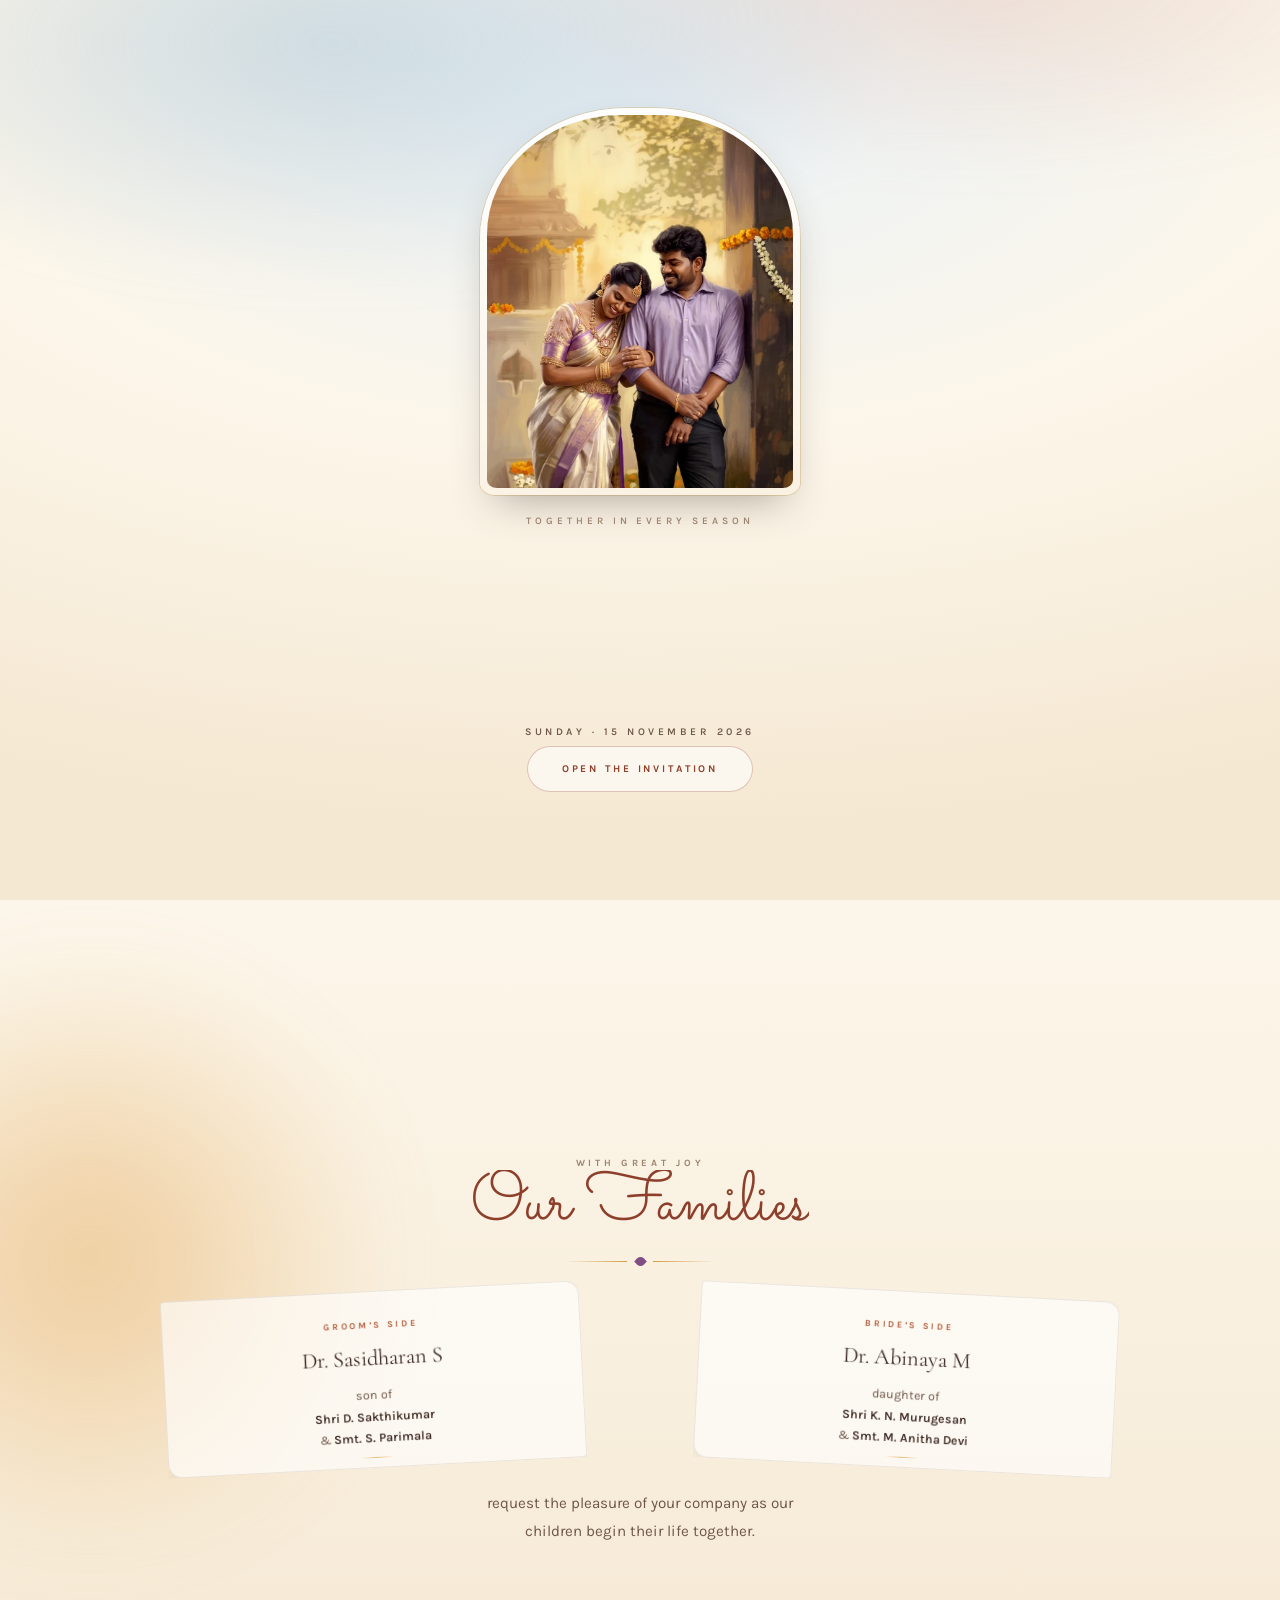
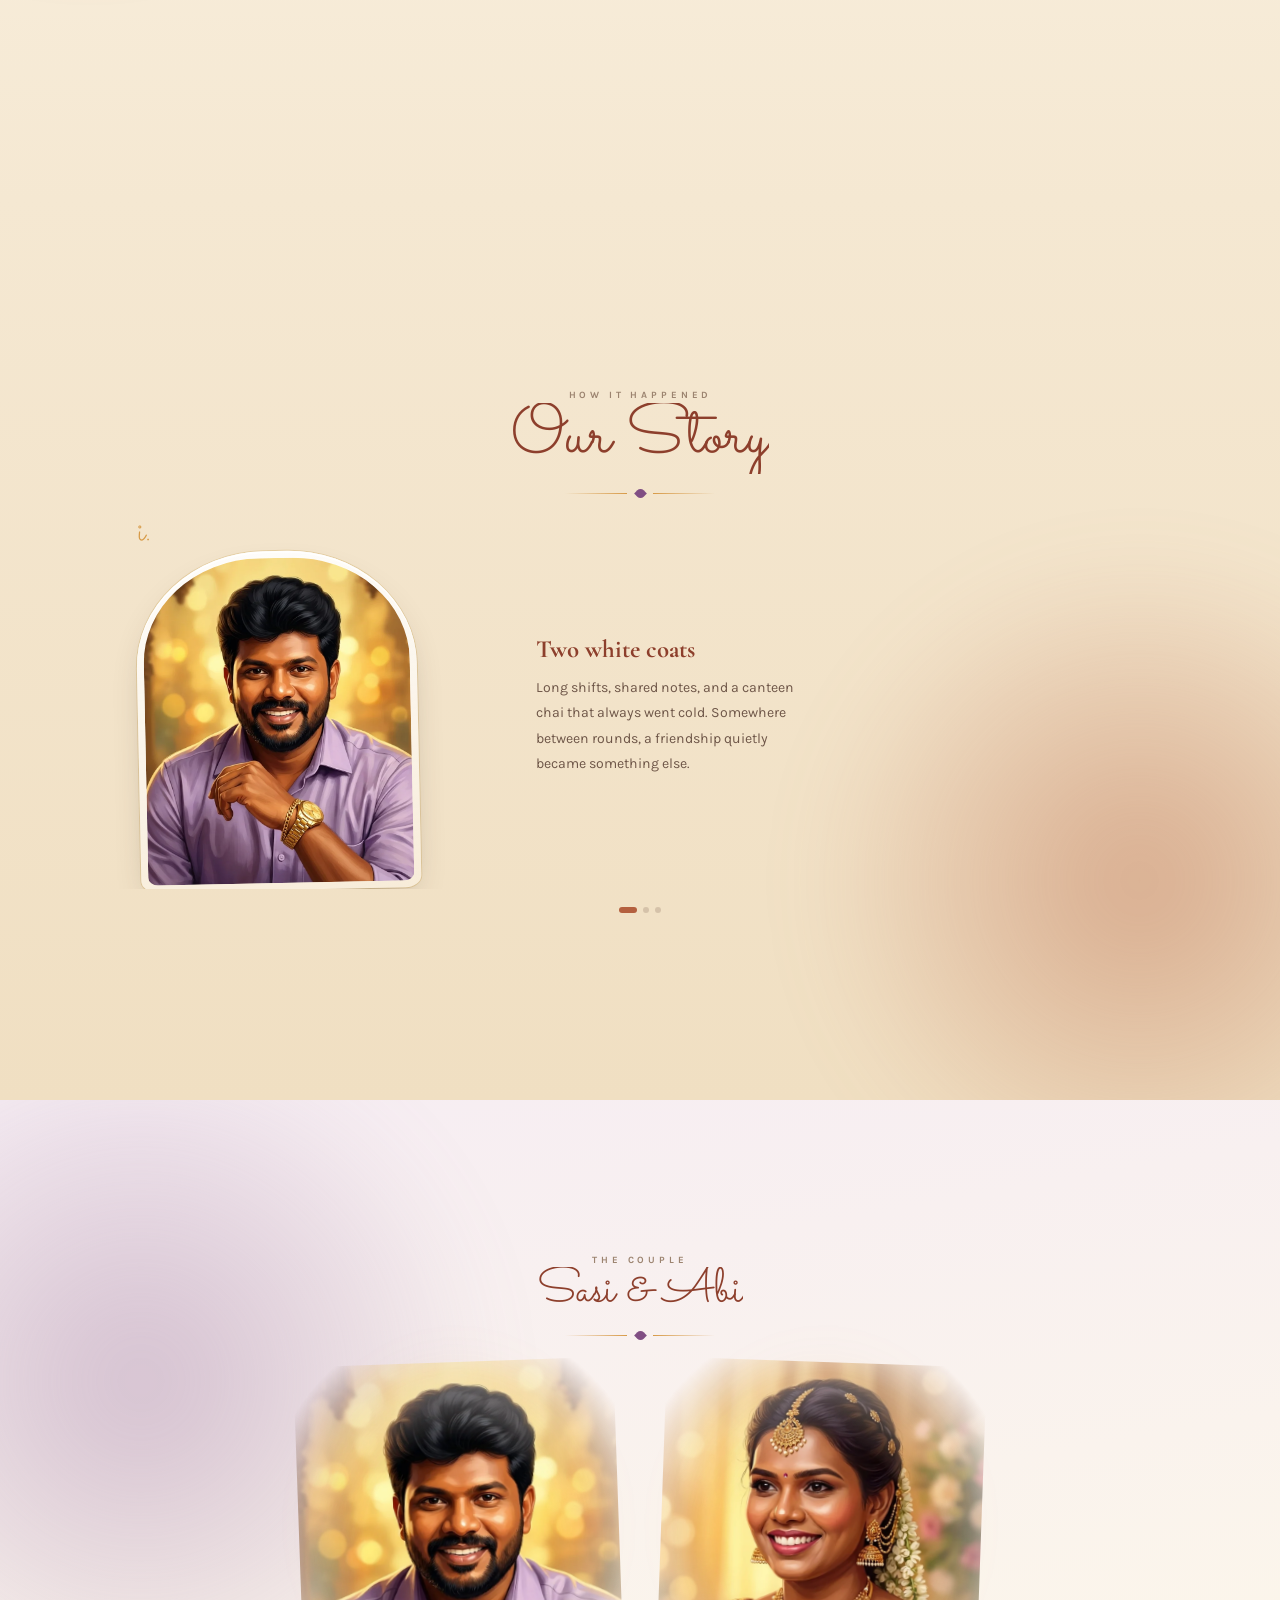
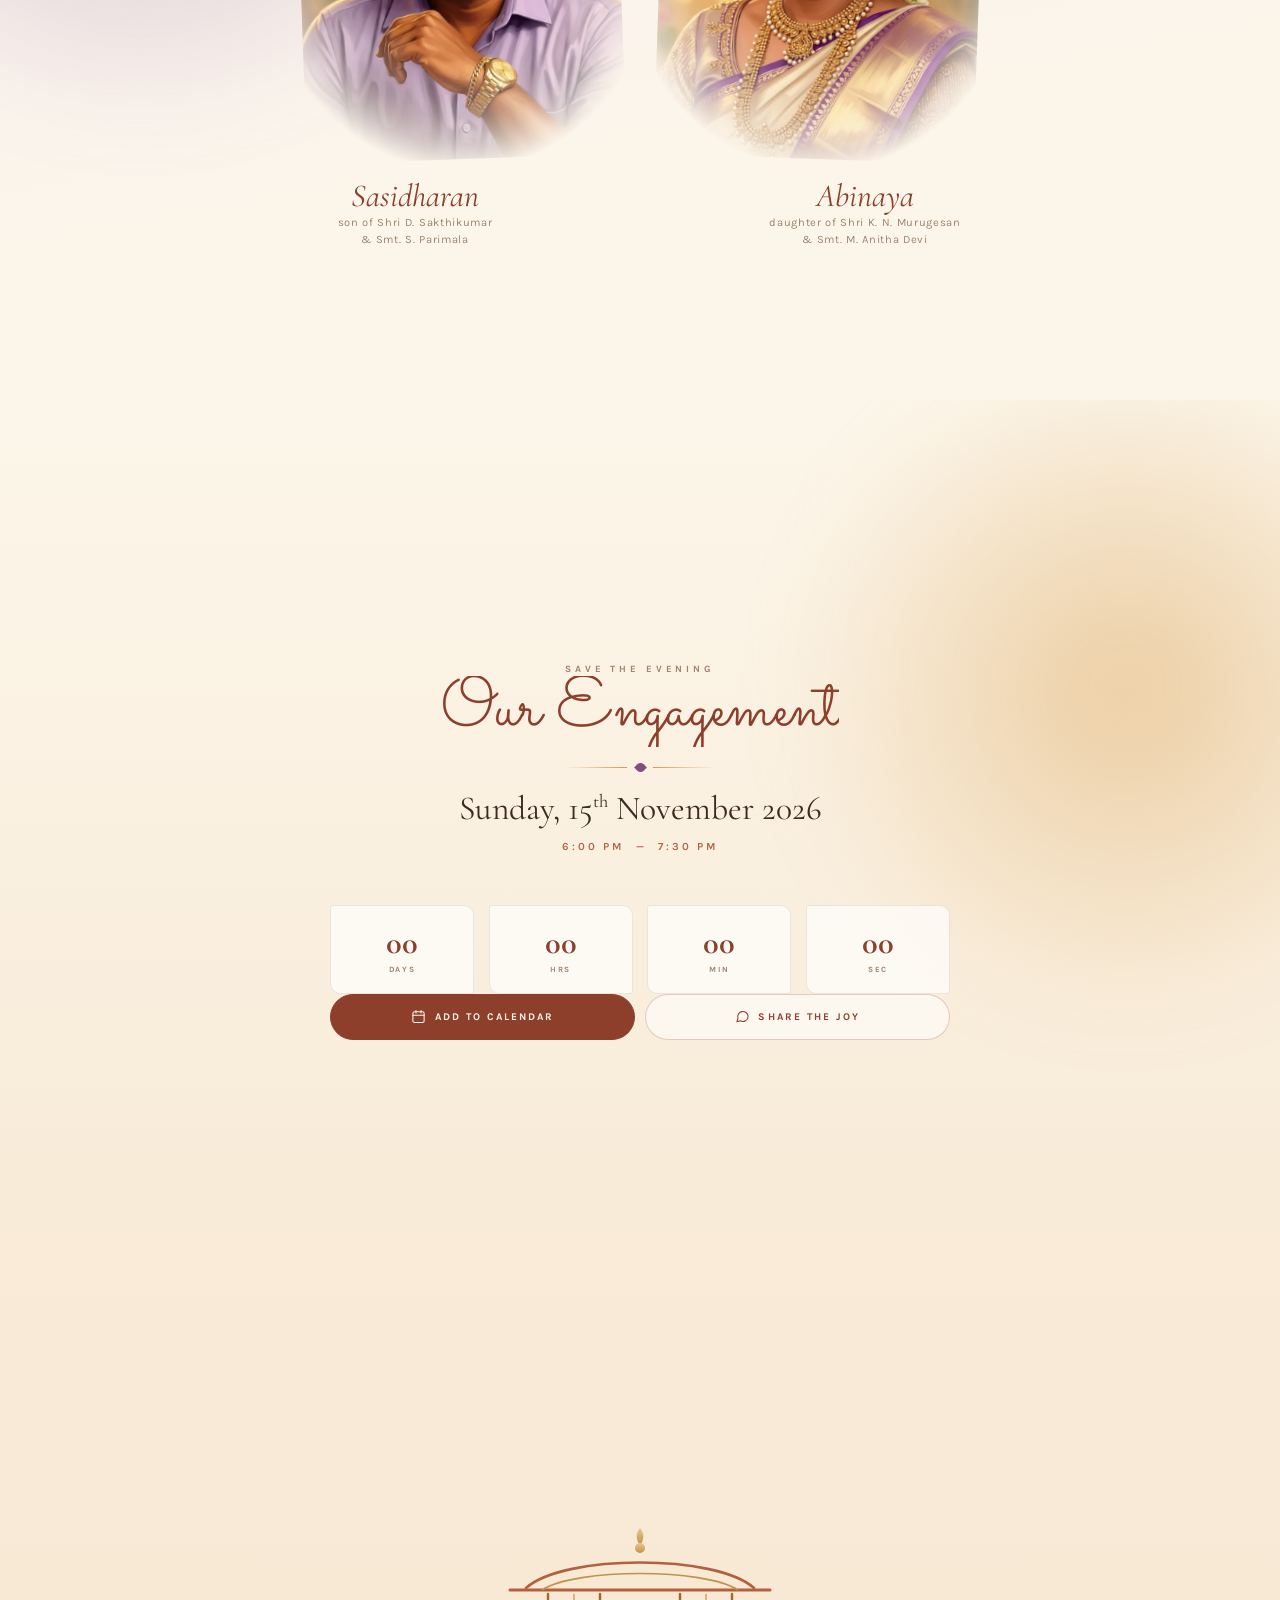
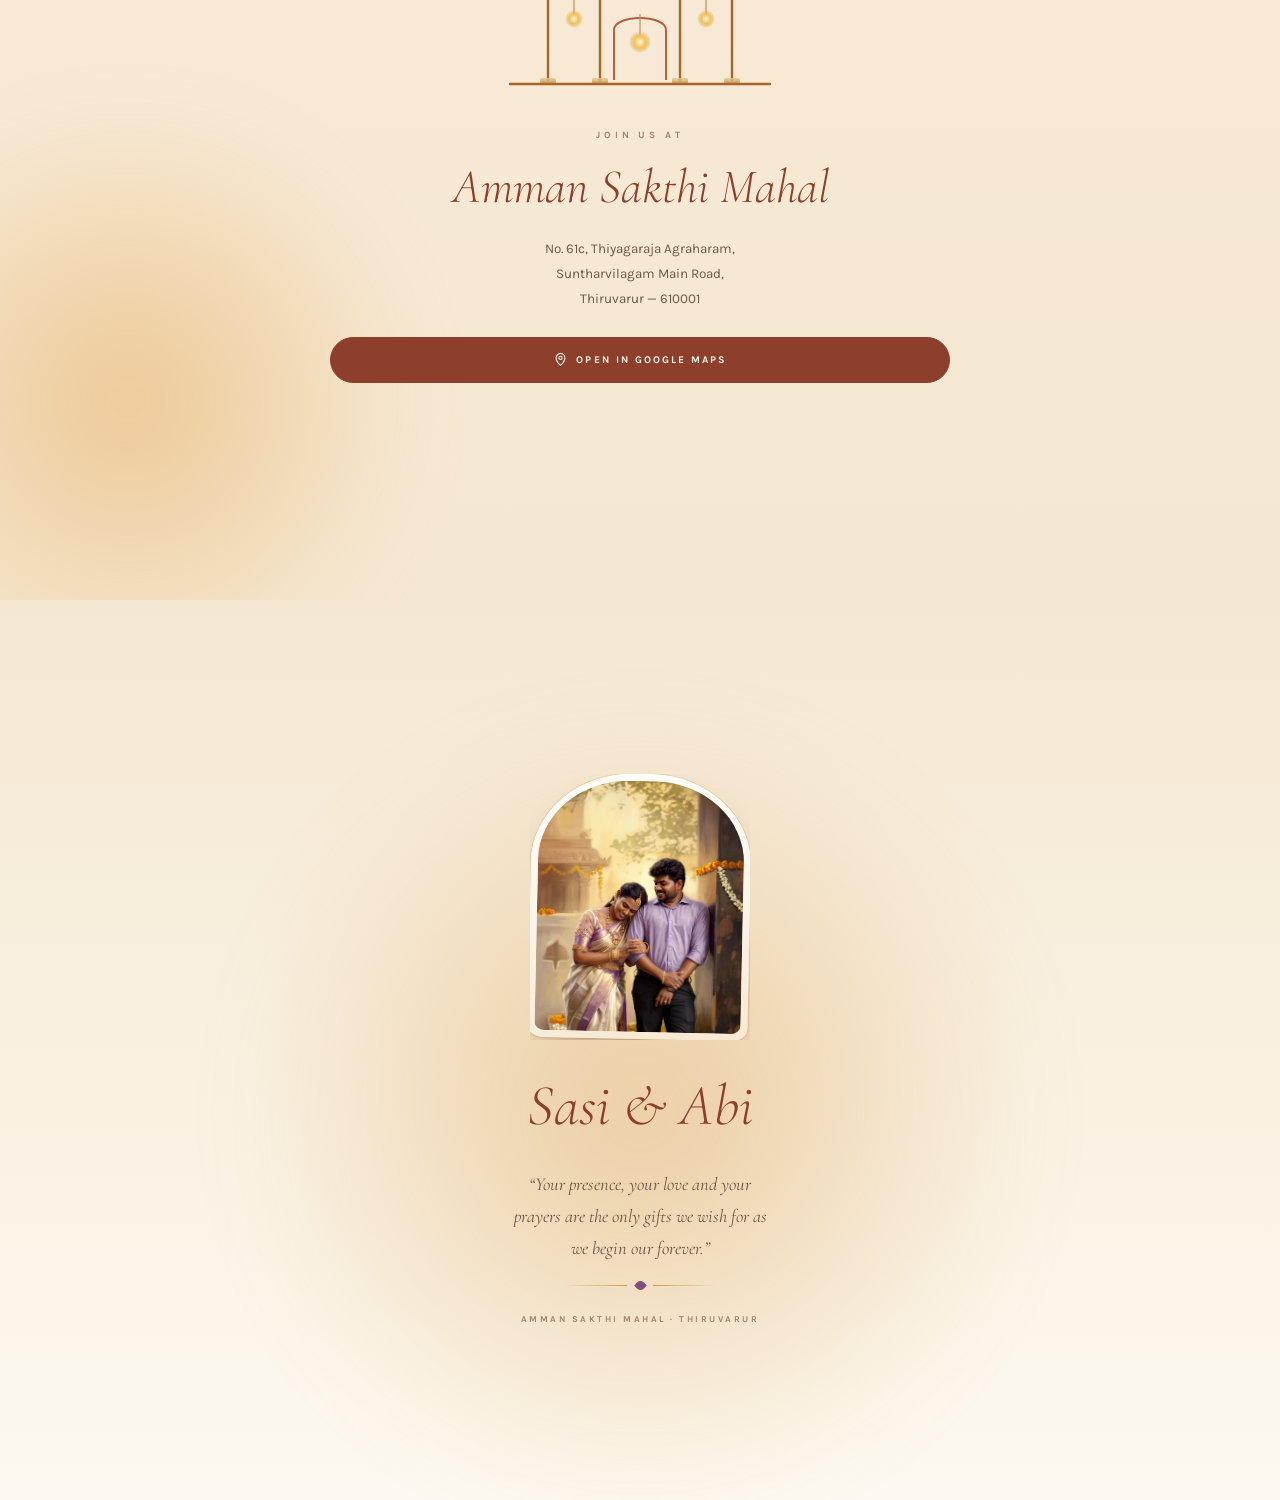
<file: index-v1-legacy.html>
<!DOCTYPE html>
<html lang="en">
<head>
  <meta charset="UTF-8">
  <meta name="viewport" content="width=device-width, initial-scale=1.0, viewport-fit=cover">
  <meta name="theme-color" content="#fcf6ea">
  <title>Sasi weds Abi — Engagement Invitation</title>

  <meta name="description" content="Engagement Invitation of Dr. Sasidharan S & Dr. Abinaya M. Sunday, 15th November 2026 at Amman Sakthi Mahal, Thiruvarur. #LoveGotPrescribed">
  <meta property="og:type" content="website">
  <meta property="og:title" content="Dr. Sasidharan &amp; Dr. Abinaya — Engagement Invitation">
  <meta property="og:description" content="With the blessings of our families, we invite you to our Engagement — Sunday, 15th November 2026, Amman Sakthi Mahal, Thiruvarur.">
  <meta property="og:image" content="assets/images/couple-leaning.jpg">

  <link rel="icon" type="image/svg+xml" href="assets/illustrations/kuthu-vilakku.svg">

  <link rel="preconnect" href="https://fonts.googleapis.com">
  <link rel="preconnect" href="https://fonts.gstatic.com" crossorigin>
  <link href="https://fonts.googleapis.com/css2?family=Cormorant+Garamond:ital,wght@0,300;0,400;0,500;0,600;1,300;1,400;1,500&family=Karla:wght@400;500;600;700&family=Noto+Serif+Tamil:wght@400;500&family=Sacramento&display=swap" rel="stylesheet">

  <link rel="preload" as="image" href="assets/images/couple-leaning.webp" type="image/webp">

  <link rel="stylesheet" href="styles.css?v=12">

  <script src="invitation-info.js?v=8" defer></script>
  <script src="script.js?v=11" defer></script>
</head>

<body class="is-locked">

<div class="paper-grain" aria-hidden="true"></div>
<div class="sky" id="sky" aria-hidden="true"></div>

<!-- drifts in while the tour moves between pages, so each change of scene
     feels like passing through cloud rather than a jump -->
<div class="cloudveil" id="cloudveil" aria-hidden="true">
  <i></i><i></i><i></i>
</div>


<div class="drift" id="drift" aria-hidden="true"></div>

<!-- ═══════════════════════════════════════════════════════════
     COVER
     ═══════════════════════════════════════════════════════════ -->
<div class="cover" id="cover">
  <div class="cover-in">
    <div class="cover-art cv">

      <div class="arch">
        <picture>
          <source srcset="assets/images/couple-leaning.webp" type="image/webp">
          <img src="assets/images/couple-leaning.jpg" alt="Dr. Sasidharan and Dr. Abinaya">
        </picture>
      </div>
    </div>

    <p class="cover-kicker cv">Together in every season</p>

    <h1 class="cover-names cv">
      Sasi
      <span class="cover-weds">weds</span>
      Abi
    </h1>

    <div class="cv">
      <span class="cover-rule"></span>
      <p class="cover-date">Sunday &middot; 15 November 2026</p>
    </div>

    <button class="open-btn cv" id="open-btn" type="button">Open the Invitation</button>
  </div>
</div>

<!-- ═══════════════════════════════════════════════════════════ -->
<main class="story" id="story">

  <!-- ─────────── 01 · NAMES ─────────── -->
  <section class="scene scene--names" id="s-names" data-dot="Invitation">
    <span class="bloom bloom--gold" style="width:62vw;height:62vw;top:-14%;right:-18%"></span>
    <span class="bloom bloom--viol" style="width:46vw;height:46vw;bottom:-10%;left:-16%"></span>

    <div class="scene-in center names-wrap">
      <p class="kicker" data-rv="up">With the blessings of our families</p>

      <h2 class="names-big" data-rv="up">
        Dr. Sasidharan
        <span class="names-weds">weds</span>
        Dr. Abinaya
      </h2>

      <p class="names-sub" data-rv="up">Two hearts, one beautiful journey</p>

      <div class="names-art print print--tilt-r" data-rv="tilt">
        <span class="tape tape--tl" aria-hidden="true"></span>
        <span class="tape tape--tr" aria-hidden="true"></span>
        <div class="arch">
          <picture>
            <source srcset="assets/images/couple-standing.webp" type="image/webp">
            <img src="assets/images/couple-standing.jpg" alt="Dr. Sasidharan and Dr. Abinaya">
          </picture>
        </div>
      </div>

      <div data-rv="up"><span class="hashpill">#LoveGotPrescribed</span></div>
    </div>
  </section>

  <!-- ─────────── 02 · FAMILIES ─────────── -->
  <section class="scene scene--family" id="s-family" data-dot="Our Families">
    <span class="bloom bloom--mari" style="width:50vw;height:50vw;top:4%;left:-18%"></span>

    <div class="scene-in center">
      <span class="kicker" data-rv="up">With great joy</span>
      <h3 class="script" data-rv="up">Our Families</h3>
      <span class="rule" data-rv="pop"><i></i></span>

      <div class="fams">
        <div class="fam" data-rv="up">
          <span class="fam-side">Groom&rsquo;s Side</span>
          <p class="fam-child">Dr. Sasidharan S</p>
          <p class="fam-parent">son of<br><b>Shri D. Sakthikumar</b><br>&amp; <b>Smt. S. Parimala</b></p>
        </div>
        <div class="fam" data-rv="up">
          <span class="fam-side">Bride&rsquo;s Side</span>
          <p class="fam-child">Dr. Abinaya M</p>
          <p class="fam-parent">daughter of<br><b>Shri K. N. Murugesan</b><br>&amp; <b>Smt. M. Anitha Devi</b></p>
        </div>
      </div>

      <p class="body-t" data-rv="up" style="margin-top:1.3rem;max-width:40ch;margin-inline:auto">
        request the pleasure of your company as our children begin
        their life together.
      </p>
    </div>
  </section>

  <!-- ─────────── 03 · OUR STORY — moves sideways ─────────── -->
  <section class="scene scene--story" id="s-story" data-dot="Our Story">
    <span class="bloom bloom--terr" style="width:54vw;height:54vw;bottom:-14%;right:-16%"></span>

    <div class="scene-in" style="max-width:none">
      <div class="story-head">
        <span class="kicker" data-rv="up">How it happened</span>
        <h3 class="script" data-rv="up">Our Story</h3>
        <span class="rule" data-rv="pop"><i></i></span>
      </div>

      <div class="strip" id="strip">
        <article class="panel">
          <div class="panel-media">
            <span class="panel-no">i.</span>
            <div class="print print--tilt-l">
              <span class="tape tape--tl" aria-hidden="true"></span>
              <div class="arch">
                <picture>
                  <source srcset="assets/images/groom-portrait.webp" type="image/webp">
                  <img src="assets/images/groom-portrait.jpg" alt="Dr. Sasidharan S">
                </picture>
              </div>
            </div>
          </div>
          <div class="panel-body">
            <h4 class="panel-ttl">Two white coats</h4>
            <p class="panel-txt">
              Long shifts, shared notes, and a canteen chai that always went cold.
              Somewhere between rounds, a friendship quietly became something else.
            </p>
          </div>
        </article>

        <article class="panel">
          <div class="panel-media">
            <span class="panel-no">ii.</span>
            <div class="print print--tilt-r">
              <span class="tape tape--tr" aria-hidden="true"></span>
              <div class="arch">
                <picture>
                  <source srcset="assets/images/bride-portrait.webp" type="image/webp">
                  <img src="assets/images/bride-portrait.jpg" alt="Dr. Abinaya M">
                </picture>
              </div>
            </div>
          </div>
          <div class="panel-body">
            <h4 class="panel-ttl">The families met</h4>
            <p class="panel-txt">
              Filter coffee, a plate of murukku, and two families who liked each
              other almost as much as the two of them hoped they would.
            </p>
          </div>
        </article>

        <article class="panel">
          <div class="panel-media">
            <span class="panel-no">iii.</span>
            <div class="print print--tilt-l">
              <span class="tape tape--tl" aria-hidden="true"></span>
              <div class="arch">
                <picture>
                  <source srcset="assets/images/ring-exchange.webp" type="image/webp">
                  <img src="assets/images/ring-exchange.jpg" alt="The ring exchange">
                </picture>
              </div>
            </div>
          </div>
          <div class="panel-body">
            <h4 class="panel-ttl">And now, a ring</h4>
            <p class="panel-txt">
              On the fifteenth of November, with everyone they love in one room,
              they say yes to all the ordinary days ahead.
            </p>
          </div>
        </article>
      </div>

      <div class="strip-dots" id="strip-dots" aria-hidden="true">
        <b class="on"></b><b></b><b></b>
      </div>
    </div>
  </section>

  <!-- ─────────── 04 · THE TWO OF THEM ─────────── -->
  <section class="scene scene--pair" id="s-pair" data-dot="The Couple">
    <span class="bloom bloom--viol" style="width:58vw;height:58vw;top:-10%;left:-18%"></span>

    <div class="scene-in center">
      <span class="kicker" data-rv="up">The couple</span>
      <h3 class="script script--sm" data-rv="up">Sasi &amp; Abi</h3>
      <span class="rule" data-rv="pop"><i></i></span>

      <div class="two">
        <figure class="print is-groom" data-rv="tilt">
          <div class="arch">
            <picture>
              <source srcset="assets/images/groom-portrait.webp" type="image/webp">
              <img src="assets/images/groom-portrait.jpg" alt="Dr. Sasidharan S">
            </picture>
          </div>
          <figcaption>
            <p class="caption-name">Sasidharan</p>
            <p class="caption-sub">son of Shri D. Sakthikumar<br>&amp; Smt. S. Parimala</p>
          </figcaption>
        </figure>

        <figure class="print is-bride" data-rv="tilt">
          <div class="arch">
            <picture>
              <source srcset="assets/images/bride-portrait.webp" type="image/webp">
              <img src="assets/images/bride-portrait.jpg" alt="Dr. Abinaya M">
            </picture>
          </div>
          <figcaption>
            <p class="caption-name">Abinaya</p>
            <p class="caption-sub">daughter of Shri K. N. Murugesan<br>&amp; Smt. M. Anitha Devi</p>
          </figcaption>
        </figure>
      </div>
    </div>
  </section>

  <!-- ─────────── 05 · WHEN ─────────── -->
  <section class="scene scene--when" id="s-when" data-dot="The Day">
    <span class="bloom bloom--gold" style="width:56vw;height:56vw;top:-8%;right:-16%"></span>

    <div class="scene-in narrow center">
      <span class="kicker" data-rv="up">Save the evening</span>
      <h3 class="script" data-rv="up">Our Engagement</h3>
      <span class="rule" data-rv="pop"><i></i></span>

      <p class="when-date" data-rv="up">Sunday, 15<sup>th</sup> November 2026</p>
      <p class="when-time" data-rv="up">6:00 PM &nbsp;—&nbsp; 7:30 PM</p>

      <div class="count" data-rv="up">
        <div class="count-c"><b id="cd-d">--</b><span>Days</span></div>
        <div class="count-c"><b id="cd-h">--</b><span>Hrs</span></div>
        <div class="count-c"><b id="cd-m">--</b><span>Min</span></div>
        <div class="count-c"><b id="cd-s">--</b><span>Sec</span></div>
      </div>

      <div class="acts" data-rv="up">
        <a class="act act--pri" id="cal-link" href="#" target="_blank" rel="noopener">
          <svg viewBox="0 0 24 24" aria-hidden="true"><rect x="3" y="4.5" width="18" height="17" rx="2.5"/><path d="M8 2.5v4M16 2.5v4M3 10h18"/></svg>
          <span>Add to Calendar</span>
        </a>
        <a class="act" id="wa-link" href="#" target="_blank" rel="noopener">
          <svg viewBox="0 0 24 24" aria-hidden="true"><path d="M21 11.5a8.4 8.4 0 0 1-12.4 7.4L3 20.5l1.7-5.4A8.4 8.4 0 1 1 21 11.5z"/></svg>
          <span>Share the Joy</span>
        </a>
      </div>
    </div>
  </section>

  <!-- ─────────── 06 · WHERE ─────────── -->
  <section class="scene scene--where" id="s-where" data-dot="The Venue">
    <span class="bloom bloom--mari" style="width:48vw;height:48vw;bottom:-12%;left:-14%"></span>

    <div class="scene-in narrow center">
      <!-- a drawn mandapam rather than a photograph: it reads as "venue"
           at a glance and its lamps and kalasam can actually move -->
      <div class="mandapam" data-rv="pop" aria-hidden="true">
        <svg viewBox="0 0 300 190" fill="none">
          <defs>
            <linearGradient id="mg" x1="0" y1="0" x2="0" y2="1">
              <stop offset="0" stop-color="#e8c98d"/><stop offset="1" stop-color="#c2924a"/>
            </linearGradient>
            <radialGradient id="flame">
              <stop offset="0" stop-color="#fff6d8"/><stop offset=".5" stop-color="#f3c35d"/>
              <stop offset="1" stop-color="#e09b3d" stop-opacity="0"/>
            </radialGradient>
          </defs>

          <!-- kalasam finial -->
          <g class="m-kalasam">
            <path d="M150 10 C154 15 155 21 150 27 C145 21 146 15 150 10Z" fill="url(#mg)"/>
            <circle cx="150" cy="30" r="5" fill="url(#mg)"/>
          </g>

          <!-- roof -->
          <path class="m-draw" d="M36 70 C74 36 226 36 264 70" stroke="#b4603f" stroke-width="2.6" stroke-linecap="round"/>
          <path class="m-draw" d="M20 72 H280" stroke="#b4603f" stroke-width="3" stroke-linecap="round"/>
          <path class="m-draw" d="M52 72 C86 50 214 50 248 72" stroke="#c2924a" stroke-width="1.6" stroke-dasharray="4 4"/>

          <!-- pillars -->
          <g stroke="#a76629" stroke-width="2.4" stroke-linecap="round">
            <path class="m-draw" d="M58 76 V162"/><path class="m-draw" d="M110 76 V162"/>
            <path class="m-draw" d="M190 76 V162"/><path class="m-draw" d="M242 76 V162"/>
          </g>
          <g fill="url(#mg)" opacity=".85">
            <rect x="50" y="160" width="16" height="6" rx="2"/><rect x="102" y="160" width="16" height="6" rx="2"/>
            <rect x="182" y="160" width="16" height="6" rx="2"/><rect x="234" y="160" width="16" height="6" rx="2"/>
          </g>

          <!-- inner arch + floor -->
          <path class="m-draw" d="M124 162 V112 C124 96 176 96 176 112 V162" stroke="#b4603f" stroke-width="2"/>
          <path class="m-draw" d="M20 166 H280" stroke="#a76629" stroke-width="2.4" stroke-linecap="round"/>

          <!-- hanging lamps that glow -->
          <g class="m-lamp" style="--d:0s">
            <path d="M84 76 V96" stroke="#c2924a" stroke-width="1.2"/>
            <circle cx="84" cy="101" r="5" fill="url(#mg)"/>
            <circle class="m-flame" cx="84" cy="101" r="9" fill="url(#flame)"/>
          </g>
          <g class="m-lamp" style="--d:1.1s">
            <path d="M216 76 V96" stroke="#c2924a" stroke-width="1.2"/>
            <circle cx="216" cy="101" r="5" fill="url(#mg)"/>
            <circle class="m-flame" cx="216" cy="101" r="9" fill="url(#flame)"/>
          </g>
          <g class="m-lamp" style="--d:.55s">
            <path d="M150 96 V118" stroke="#c2924a" stroke-width="1.2"/>
            <circle cx="150" cy="124" r="6" fill="url(#mg)"/>
            <circle class="m-flame" cx="150" cy="124" r="11" fill="url(#flame)"/>
          </g>
        </svg>
      </div>

      <span class="kicker" data-rv="up">Join us at</span>
      <h3 class="venue-name" data-rv="up">Amman Sakthi Mahal</h3>
      <p class="venue-addr" data-rv="up">
        No. 61c, Thiyagaraja Agraharam,<br>
        Suntharvilagam Main Road,<br>
        Thiruvarur — 610001
      </p>

      <div class="acts" data-rv="up">
        <a class="act act--pri act--wide" href="https://maps.app.goo.gl/AVTojszWfjC1NAFr6" target="_blank" rel="noopener noreferrer">
          <svg viewBox="0 0 24 24" aria-hidden="true"><path d="M12 2.5c-3.9 0-7 3.1-7 7 0 5.3 7 12 7 12s7-6.7 7-12c0-3.9-3.1-7-7-7z"/><circle cx="12" cy="9.5" r="2.6"/></svg>
          <span>Open in Google Maps</span>
        </a>
      </div>
    </div>
  </section>

  <!-- ─────────── 07 · BLESSINGS ─────────── -->
  <footer class="scene scene--end" id="s-end" data-dot="Blessings">
    <span class="bloom bloom--gold" style="width:66vw;height:66vw;top:10%;left:50%;transform:translateX(-50%)"></span>

    <div class="scene-in center">
      <div class="end-art print print--tilt-r" data-rv="tilt">
        <span class="tape tape--tl" aria-hidden="true"></span>
        <div class="arch">
          <picture>
            <source srcset="assets/images/couple-leaning.webp" type="image/webp">
            <img src="assets/images/couple-leaning.jpg" alt="Dr. Sasidharan and Dr. Abinaya">
          </picture>
        </div>
      </div>

      <h3 class="end-names" data-rv="up">Sasi &amp; Abi</h3>
      <p class="end-quote" data-rv="up">
        “Your presence, your love and your prayers are the only gifts
        we wish for as we begin our forever.”
      </p>
      <span class="rule" data-rv="pop"><i></i></span>
      <p class="end-foot" data-rv="up">Amman Sakthi Mahal &middot; Thiruvarur</p>
    </div>
  </footer>

</main>

<!-- floating controls — appear on touch, fade away again -->
<div class="hud" id="hud">
  <button class="hud-btn" id="btn-auto" type="button" aria-label="Pause auto-play">
    <svg class="hud-ring" viewBox="0 0 50 50" aria-hidden="true">
      <circle id="ring-path" cx="25" cy="25" r="23.2"></circle>
    </svg>
    <svg viewBox="0 0 24 24" aria-hidden="true"><path d="M9.5 5.5v13M14.5 5.5v13"/></svg>
    <span class="slash" aria-hidden="true"></span>
  </button>

  <button class="hud-btn" id="btn-mute" type="button" aria-label="Mute music">
    <svg viewBox="0 0 24 24" aria-hidden="true">
      <path d="M4 9.5v5h3.5L12 18.5v-13L7.5 9.5H4z"/>
      <path d="M16 9a4 4 0 0 1 0 6M18.5 6.5a7.5 7.5 0 0 1 0 11"/>
    </svg>
    <span class="slash" aria-hidden="true"></span>
  </button>
</div>

<div class="rail" id="rail" aria-hidden="true"><i></i></div>

<audio id="track" loop preload="none">
  <source src="assets/audio/traditional-nadaswaram.mp3" type="audio/mpeg">
</audio>

</body>
</html>
</file>
<file: styles.css>
/* ══════════════════════════════════════════════════════════════════════════
   SASI WEDS ABI — ENGAGEMENT INVITATION
   Theme: "Pattu & Paper" — a hand-made storybook in afternoon light.
   Warm paper cream, powder sky, sage, terracotta; the violet + gold of the
   saree carried through so the portraits belong to the page.
   Mobile-first. No framework, no CDN.
   ══════════════════════════════════════════════════════════════════════════ */

/* ─── 1 · PALETTE ───────────────────────────────────────────────────────────
   Sampled from the couple's own artwork, not chosen by taste. The six
   paintings are dominated by honey gold and warm brown, with the saree's
   mauve-violet as the one cool note — so the whole page runs warm. A cool
   pastel scheme would have fought every photograph on it.

     #d79a47  honey gold, the single most common colour across all six
     #a76629  its deep end
     #f8e5aa  its highlight
     #804e83  the saree / his shirt — a WARM mauve, not a blue purple
     #e4d0ba  warm sand, the silk highlights
     #3e2a24  cocoa, the shadows                                           */
:root {
  /* paper — champagne, lifted from the sampled sand */
  --paper:       #fcf6ea;
  --paper-warm:  #f5e8d2;
  --paper-deep:  #e4d0ba;

  /* ink — cocoa, warmed toward the artwork's shadows */
  --ink:         #3e2a24;
  --ink-soft:    #6e5648;
  --ink-faint:   #9c8470;

  /* the gold story */
  --gold:        #d79a47;
  --gold-deep:   #a76629;
  --gold-soft:   #f8e5aa;
  --marigold:    #e09b3d;

  /* the saree */
  --violet:      #804e83;
  --violet-soft: #a07ba2;
  --violet-deep: #4a2f42;

  /* the warm reds that sit between gold and mauve */
  --terracotta:  #b4603f;
  --sienna:      #8d3f2c;

  /* The names are set in Cormorant italic, not a calligraphic script:
     Parisienne's capital S read as a G or an L at a glance, and a name
     nobody can read is not elegant. Sacramento carries the romance on the
     chapter titles, where its letterforms are simple and unambiguous. */
  --f-name:   'Cormorant Garamond', Georgia, serif;
  --f-script: 'Sacramento', 'Cormorant Garamond', cursive;
  --f-serif:  'Cormorant Garamond', Georgia, serif;
  --f-sans:   'Karla', -apple-system, BlinkMacSystemFont, 'Segoe UI', sans-serif;
  --f-tamil:  'Noto Serif Tamil', 'Nirmala UI', serif;

  /* everything moves slowly and settles, nothing snaps */
  --ease:      cubic-bezier(.16, 1, .3, 1);
  --ease-soft: cubic-bezier(.4, 0, .2, 1);
  --slow:      .75s;
  --slower:    1.05s;

  --pad: clamp(1.15rem, 5.5vw, 3rem);
}

/* ─── 2 · RESET ─────────────────────────────────────────────────────────── */
*, *::before, *::after { box-sizing: border-box; margin: 0; padding: 0; }

html {
  -webkit-text-size-adjust: 100%;
  scroll-snap-type: y mandatory;
}

body {
  font-family: var(--f-sans);
  font-weight: 400;
  background: var(--paper);
  color: var(--ink);
  line-height: 1.6;
  overflow-x: hidden;
  -webkit-font-smoothing: antialiased;
}
body.is-locked { overflow: hidden; height: 100vh; }

img, svg, picture { display: block; max-width: 100%; }
button { font: inherit; color: inherit; background: none; border: 0; cursor: pointer; }
a { color: inherit; text-decoration: none; }
sup { font-size: .55em; vertical-align: super; }

/* ─── 3 · PAPER ─────────────────────────────────────────────────────────── */
/* A real sheet: fibre grain + a faint warm blotch, so nothing reads as a
   flat CSS gradient. */
.paper-grain {
  position: fixed; inset: 0; z-index: 90;
  pointer-events: none; opacity: .5; mix-blend-mode: multiply;
  background-image: url("data:image/svg+xml,%3Csvg xmlns='http://www.w3.org/2000/svg' width='220' height='220'%3E%3Cfilter id='p'%3E%3CfeTurbulence type='fractalNoise' baseFrequency='.7' numOctaves='4' stitchTiles='stitch'/%3E%3CfeColorMatrix type='saturate' values='0'/%3E%3C/filter%3E%3Crect width='220' height='220' filter='url(%23p)' opacity='.22'/%3E%3C/svg%3E");
}

/* ─── LIVING SCENERY ────────────────────────────────────────────────────────
   Clouds crossing behind everything, banana leaves swaying at the edges.
   Both run on long, offset cycles so the page is never still and never
   repeats visibly.                                                        */
.sky {
  position: fixed; inset: 0 0 auto; height: 62vh; z-index: 4;
  opacity: .62;
  pointer-events: none; overflow: hidden;
  -webkit-mask-image: linear-gradient(180deg, #000 0%, #000 42%, transparent 100%);
          mask-image: linear-gradient(180deg, #000 0%, #000 42%, transparent 100%);
}
.cloud {
  position: absolute;
  background: radial-gradient(closest-side, rgba(255,255,255,.95), rgba(255,255,255,.55) 62%, transparent 100%);
  border-radius: 50%;
  filter: blur(14px);
  opacity: 0;
  animation: cloudCross linear infinite;
}
@keyframes cloudCross {
  0%   { transform: translateX(-28vw); opacity: 0; }
  12%  { opacity: .75; }
  88%  { opacity: .6; }
  100% { transform: translateX(128vw); opacity: 0; }
}

/* drifting things: petals in daylight, not embers in the dark */
.drift { position: fixed; inset: 0; pointer-events: none; z-index: 55; overflow: hidden; }
.pet {
  position: absolute; top: -8vh;
  width: 10px; height: 7px;
  border-radius: 82% 18% 74% 26% / 72% 66% 34% 28%;
  opacity: 0;
  animation: petFall linear infinite;
}
.pet--j { background: linear-gradient(130deg, #fffdf7, #f2e6cf); }
.pet--m { background: linear-gradient(130deg, #f3b85c, #de8f34); }
.pet--v { background: linear-gradient(130deg, #a98cc9, #7a5ba3); }
@keyframes petFall {
  0%   { opacity: 0; transform: translate3d(0,0,0) rotate(0deg) scale(.8); }
  10%  { opacity: .55; }
  50%  { transform: translate3d(30px, 52vh, 0) rotate(200deg) scale(1); }
  86%  { opacity: .4; }
  100% { opacity: 0; transform: translate3d(-18px, 108vh, 0) rotate(420deg) scale(.78); }
}

/* ─── 4 · THE COVER ─────────────────────────────────────────────────────── */
.cover {
  position: fixed; inset: 0; z-index: 100;
  display: grid; place-items: center;
  padding: var(--pad);
  overflow: hidden;
  background:
    radial-gradient(120% 80% at 50% 12%, #eaf2f7 0%, var(--paper) 46%, var(--paper-warm) 100%);
  transition: opacity 1.8s var(--ease), transform 2.4s var(--ease);
}
.cover.is-gone { opacity: 0; transform: scale(1.08); pointer-events: none; }

/* a wash of sky behind, like watercolour bleeding into the paper */
.cover::before {
  content: ''; position: absolute; inset: -20% -10% auto -10%; height: 62%;
  background:
    radial-gradient(60% 70% at 30% 40%, rgba(155,185,204,.42) 0%, transparent 62%),
    radial-gradient(55% 60% at 72% 28%, rgba(194,101,74,.16) 0%, transparent 60%);
  filter: blur(24px);
}

.cover-in { position: relative; text-align: center; max-width: 420px; width: 100%; }

.cover-art {
  position: relative; width: min(88%, 320px); margin: 0 auto 1.1rem;
}
/* the cover takes the framed card too — the couple page is the only
   blended one */
.cover-art .arch {
  position: relative; overflow: hidden; padding: 7px;
  border-radius: 46% 46% 16px 16px / 34% 34% 12px 12px;
  background: linear-gradient(170deg, rgba(255,255,255,.94), rgba(250,240,224,.78));
  box-shadow:
    0 18px 42px -16px rgba(67,52,44,.44),
    0 2px 0 rgba(255,255,255,.75) inset,
    0 0 0 1px rgba(201,162,77,.32);
  animation: floatSoft 10s ease-in-out infinite;
}
.cover-art .arch::before {
  content: ''; position: absolute; inset: 0; z-index: 2; pointer-events: none;
  background: linear-gradient(112deg, transparent 38%, rgba(255,255,255,.5) 50%, transparent 62%);
  transform: translateX(-130%);
  animation: frameSheen 7s ease-in-out 1.6s infinite;
}
.cover-art img {
  width: 100%; aspect-ratio: 1/1.22; object-fit: cover; object-position: center 24%;
  border-radius: 44% 44% 10px 10px / 32% 32% 8px 8px;
  -webkit-mask-image: none; mask-image: none;
}

.cover-kicker {
  font-family: var(--f-sans); font-size: .62rem; font-weight: 600;
  letter-spacing: .4em; text-transform: uppercase; color: var(--ink-faint);
}
.cover-names {
  font-family: var(--f-name); font-weight: 300; font-style: italic;
  font-size: clamp(3rem, 14vw, 4.8rem); line-height: 1.02;
  letter-spacing: .005em;
  color: var(--sienna); margin: .3rem 0 .1rem;
}
.cover-weds {
  display: block; font-family: var(--f-serif); font-style: italic;
  font-size: .26em; letter-spacing: .14em; color: var(--ink-soft);
  margin: -.04em 0;
}
.cover-date {
  font-family: var(--f-sans); font-size: .64rem; font-weight: 600;
  letter-spacing: .34em; text-transform: uppercase; color: var(--ink-soft);
  margin-top: .9rem;
}
.cover-rule {
  width: 54px; height: 1px; margin: 1rem auto;
  background: linear-gradient(90deg, transparent, var(--gold), transparent);
}

.open-btn {
  position: relative; margin-top: .4rem;
  padding: .85rem 2.1rem;
  border-radius: 999px;
  border: 1px solid rgba(156,74,51,.3);
  background: rgba(255,255,255,.6);
  font-family: var(--f-sans); font-size: .64rem; font-weight: 700;
  letter-spacing: .28em; text-transform: uppercase; color: var(--sienna);
  transition: background .4s, border-color .4s, letter-spacing .4s, transform .4s var(--ease);
  overflow: hidden;
}
.open-btn:hover { background: #fff; border-color: var(--sienna); letter-spacing: .34em; }
.open-btn:active { transform: scale(.97); }
.open-btn::after {
  content: ''; position: absolute; inset: 0;
  background: linear-gradient(105deg, transparent 38%, rgba(227,200,138,.5) 50%, transparent 62%);
  transform: translateX(-130%);
  animation: sweep 4.2s 1.4s ease-in-out infinite;
}
@keyframes sweep { 0% { transform: translateX(-130%); } 42%,100% { transform: translateX(130%); } }

/* everything on the cover fades up in sequence */
.cv { opacity: 0; animation: riseIn 1.7s var(--ease) forwards; }
.cv:nth-child(1) { animation-delay: .25s; }
.cv:nth-child(2) { animation-delay: .45s; }
.cv:nth-child(3) { animation-delay: .70s; }
.cv:nth-child(4) { animation-delay: .95s; }
.cv:nth-child(5) { animation-delay: 1.15s; }
.cv:nth-child(6) { animation-delay: 1.35s; }
@keyframes riseIn { from { opacity: 0; transform: translateY(18px); } to { opacity: 1; transform: none; } }

/* ─── 5 · SCENE SHELL ───────────────────────────────────────────────────── */
.story { position: relative; z-index: 3; }

.scene {
  position: relative;
  min-height: 100svh;
  display: grid; align-items: center;
  padding: clamp(2.5rem, 7vh, 5rem) var(--pad);
  overflow: hidden;
  isolation: isolate;
  scroll-snap-align: center;
  scroll-snap-stop: always;
}
.scene-in { position: relative; width: 100%; max-width: 760px; margin: 0 auto; }
.scene-in.narrow { max-width: 560px; }
.scene-in.center { text-align: center; }

/* Each chapter shifts along one warm arc — champagne → honey → mauve →
   champagne — so the book warms up and cools back without ever leaving the
   artwork's own range. */
.scene--names   { background: linear-gradient(180deg, #fdf9f0 0%, var(--paper) 64%); }
.scene--family  { background: linear-gradient(180deg, var(--paper) 0%, var(--paper-warm) 100%); }
.scene--story   { background: linear-gradient(180deg, var(--paper-warm) 0%, #f0dfc2 100%); }
.scene--pair    { background: linear-gradient(170deg, #f6edf3 0%, var(--paper) 72%); }
.scene--when    { background: linear-gradient(180deg, var(--paper) 0%, #f8ead6 100%); }
.scene--where   { background: linear-gradient(180deg, #f8ead6 0%, var(--paper-warm) 100%); }
.scene--end     { background: linear-gradient(180deg, var(--paper-warm) 0%, #fdf9f0 100%); }

/* a soft watercolour bloom, placed per scene so no two look alike */
.bloom {
  position: absolute; border-radius: 50%; pointer-events: none; z-index: -1;
  filter: blur(44px); opacity: .42;
}
.bloom--gold { background: radial-gradient(circle, var(--gold), transparent 68%); }
.bloom--viol { background: radial-gradient(circle, var(--violet-soft), transparent 68%); }
.bloom--terr { background: radial-gradient(circle, var(--terracotta), transparent 68%); }
.bloom--mari { background: radial-gradient(circle, var(--marigold), transparent 68%); }

/* ─── 6 · TYPE ──────────────────────────────────────────────────────────── */
.kicker {
  font-family: var(--f-sans); font-size: .6rem; font-weight: 700;
  letter-spacing: .4em; text-transform: uppercase; color: var(--ink-faint);
  display: block;
}
.script {
  font-family: var(--f-script); color: var(--sienna);
  font-size: clamp(2.6rem, 12vw, 4.4rem); line-height: 1; font-weight: 400;
}
.script--sm { font-size: clamp(2rem, 9vw, 3rem); }
.serif {
  font-family: var(--f-serif); font-weight: 400;
  font-size: clamp(1.5rem, 6vw, 2.3rem); line-height: 1.28; color: var(--ink);
}
.body-t {
  font-size: clamp(.84rem, 3.4vw, .95rem); line-height: 1.85; color: var(--ink-soft);
}

/* a drawn rule with a leaf at its centre */
.rule {
  display: flex; align-items: center; justify-content: center; gap: .55rem;
  margin: 1rem auto; width: 150px; color: var(--gold);
}
.rule::before, .rule::after {
  content: ''; flex: 1; height: 1px;
  background: linear-gradient(90deg, transparent, currentColor);
}
.rule::after { background: linear-gradient(270deg, transparent, currentColor); }
.rule i {
  width: 9px; height: 9px; border-radius: 50% 0;
  background: var(--violet); transform: rotate(45deg); flex: none;
}

/* ─── 7 · PHOTOGRAPHS ───────────────────────────────────────────────────────
   The framed arch card is the default treatment across the invitation.
   The couple page is the single exception and stays blended (see §11).   */
.print { position: relative; }

.print .arch {
  position: relative;
  overflow: hidden;
  padding: 7px;
  border-radius: 46% 46% 16px 16px / 34% 34% 12px 12px;
  background: linear-gradient(170deg, rgba(255,255,255,.92), rgba(250,240,224,.72));
  box-shadow:
    0 16px 36px -16px rgba(67,52,44,.42),
    0 2px 0 rgba(255,255,255,.7) inset,
    0 0 0 1px rgba(201,162,77,.3);
}

.print img {
  width: 100%;
  aspect-ratio: 1/1.22;
  object-fit: cover;
  object-position: center 20%;
  border-radius: 44% 44% 10px 10px / 32% 32% 8px 8px;
  filter: saturate(.98) contrast(1);
  transition: transform var(--slower) var(--ease), filter var(--slow) var(--ease);
}

/* a slow sheen travelling across the glass */
.print .arch::before {
  content: ''; position: absolute; inset: 0; z-index: 2; pointer-events: none;
  background: linear-gradient(112deg, transparent 38%, rgba(255,255,255,.5) 50%, transparent 62%);
  transform: translateX(-130%);
  animation: frameSheen 7s ease-in-out infinite;
}
@keyframes frameSheen { 0% { transform: translateX(-130%); } 40%,100% { transform: translateX(130%); } }

.print .arch:hover img { transform: scale(1.03); filter: saturate(1.03) contrast(1.01); }

.print--tilt-l .arch { transform: rotate(-1.2deg); }
.print--tilt-r .arch { transform: rotate(1.2deg); }

.tape { display: none; }

/* a slow breath, so no photograph is ever perfectly still */
@keyframes floatSoft {
  0%, 100% { transform: translateY(0) rotate(var(--tilt, 0deg)); }
  50%      { transform: translateY(-7px) rotate(var(--tilt, 0deg)); }
}
.print--tilt-l .arch { --tilt: -1.2deg; animation: floatSoft 9s ease-in-out infinite; }
.print--tilt-r .arch { --tilt: 1.2deg;  animation: floatSoft 11s ease-in-out infinite .8s; }

.caption-name {
  font-family: var(--f-name); font-style: italic; font-weight: 400; font-size: clamp(1.5rem, 6vw, 2rem);
  color: var(--sienna); line-height: 1.1; margin-top: .7rem;
}
.caption-sub {
  font-family: var(--f-sans); font-size: clamp(.6rem, 2.6vw, .7rem);
  letter-spacing: .06em; color: var(--ink-faint); line-height: 1.55;
}

/* ─── 8 · SCENE: NAMES ──────────────────────────────────────────────────── */
.names-wrap { text-align: center; }
.names-big {
  font-family: var(--f-name); font-weight: 300; font-style: italic;
  color: var(--sienna);
  font-size: clamp(2.5rem, 11.5vw, 4.2rem); line-height: 1.08;
  letter-spacing: .005em;
}
.names-weds {
  display: block; font-family: var(--f-serif); font-style: italic;
  font-size: .24em; letter-spacing: .16em; color: var(--ink-soft); margin: .05em 0;
}
.names-sub {
  font-family: var(--f-serif); font-style: italic;
  font-size: clamp(1rem, 4.4vw, 1.3rem); color: var(--ink-soft); margin-top: .6rem;
}
.names-art { width: min(68%, 250px); margin: 1.4rem auto 0; }
.hashpill {
  display: inline-block; margin-top: 1.2rem;
  padding: .45rem 1.2rem; border-radius: 999px;
  background: rgba(122,91,163,.1); border: 1px solid rgba(122,91,163,.22);
  font-family: var(--f-sans); font-size: .66rem; font-weight: 600;
  letter-spacing: .12em; color: var(--violet-deep);
}

/* ─── 9 · SCENE: FAMILIES ───────────────────────────────────────────────── */
.fams { display: grid; gap: 1rem; margin-top: 1.6rem; }
.fam {
  position: relative;
  background: rgba(255,255,255,.62);
  border: 1px solid rgba(67,52,44,.1);
  border-radius: 4px 14px 4px 14px;
  padding: 1.1rem 1rem;
  text-align: center;
  box-shadow: 0 8px 22px -14px rgba(67,52,44,.4);
}
.fam-side {
  font-family: var(--f-sans); font-size: .56rem; font-weight: 700;
  letter-spacing: .3em; text-transform: uppercase; color: var(--terracotta);
}
.fam-child {
  font-family: var(--f-serif); font-size: clamp(1.1rem, 4.6vw, 1.4rem);
  color: var(--ink); margin: .3rem 0 .6rem;
}
.fam-parent { font-size: .78rem; color: var(--ink-soft); line-height: 1.7; }
.fam-parent b { font-weight: 600; color: var(--ink); }

/* ─── 10 · SCENE: OUR STORY (horizontal) ────────────────────────────────── */
.scene--story { padding-inline: 0; }
.story-head { text-align: center; padding-inline: var(--pad); margin-bottom: 1.2rem; }

.strip {
  display: flex;
  overflow-x: auto;
  scroll-snap-type: x mandatory;
  -webkit-overflow-scrolling: touch;
  scrollbar-width: none;
  gap: 0;
}
.strip::-webkit-scrollbar { display: none; }

.panel {
  flex: 0 0 100%;
  scroll-snap-align: center;
  scroll-snap-stop: always;
  padding: 0 var(--pad);
  display: grid; justify-items: center; text-align: center;
}
.panel-no {
  font-family: var(--f-script); font-size: 2.1rem; color: var(--gold); line-height: 1;
}
.panel .print { width: min(76%, 240px); margin: .5rem 0 .9rem; }
.panel-ttl {
  font-family: var(--f-serif); font-size: clamp(1.2rem, 5.2vw, 1.55rem);
  color: var(--sienna); margin-bottom: .35rem;
}
.panel-txt {
  font-size: clamp(.78rem, 3.2vw, .88rem); line-height: 1.8;
  color: var(--ink-soft); max-width: 34ch;
}

/* dots for the filmstrip */
.strip-dots { display: flex; justify-content: center; gap: .4rem; margin-top: 1.1rem; }
.strip-dots b {
  width: 6px; height: 6px; border-radius: 50%;
  background: var(--ink-faint); opacity: .32; transition: all .4s var(--ease);
}
.strip-dots b.on { opacity: 1; width: 18px; border-radius: 99px; background: var(--terracotta); }

/* ─── 11 · SCENE: THE TWO OF THEM ───────────────────────────────────────── */
/* Bride and groom carry equal weight — same size, same treatment, only the
   tilt mirrored so the pair leans together. The figures become
   `display: contents` so both frames share one grid row and both captions
   share another: the portraits line up exactly however long the parents'
   names run. */
.two {
  display: grid;
  grid-template-columns: 1fr 1fr;
  grid-template-rows: auto auto;
  column-gap: clamp(.2rem, 1.5vw, 1.4rem); row-gap: .5rem;
  align-items: start; margin-top: 1.4rem;
}
.two .print { display: contents; }
.two .arch { grid-row: 1; width: 100%; }
.two figcaption { grid-row: 2; text-align: center; }
.two .is-groom .arch, .two .is-groom figcaption { grid-column: 1; }
.two .is-bride .arch, .two .is-bride figcaption { grid-column: 2; }
.two .is-groom .arch { transform: rotate(-2deg); }
.two .is-bride .arch { transform: rotate(2deg); }

/* The couple page is the one place that stays blended: no frame, no rim,
   the two portraits dissolving straight into the paper. Everywhere else
   uses the framed card from §7.                                          */
.two .arch {
  overflow: visible;
  padding: 0;
  background: none;
  box-shadow: none;
  border-radius: 0;
}
.two .arch::before { display: none; }          /* no sheen without a frame */
.two .arch::after {
  content: ''; position: absolute; inset: -12% -8% -6%;
  background: radial-gradient(60% 55% at 50% 45%, rgba(215,154,71,.20) 0%, transparent 72%);
  pointer-events: none; z-index: -1; filter: blur(18px);
}
.two .arch img {
  border-radius: 0;
  aspect-ratio: 1/1.24;
  -webkit-mask-image: radial-gradient(66% 60% at 50% 46%, #000 44%, rgba(0,0,0,.55) 72%, transparent 95%);
          mask-image: radial-gradient(66% 60% at 50% 46%, #000 44%, rgba(0,0,0,.55) 72%, transparent 95%);
}

/* ─── 12 · SCENE: WHEN ──────────────────────────────────────────────────── */
.when-date {
  font-family: var(--f-serif); font-size: clamp(1.4rem, 6vw, 2.1rem);
  color: var(--ink); line-height: 1.25;
}
.when-time {
  font-family: var(--f-sans); font-size: .68rem; font-weight: 600;
  letter-spacing: .26em; text-transform: uppercase; color: var(--terracotta);
  margin-top: .5rem;
}
.count { display: grid; grid-template-columns: repeat(4,1fr); gap: .5rem; margin-top: 1.5rem; }
.count-c {
  padding: .85rem .25rem .7rem; text-align: center;
  background: rgba(255,255,255,.66);
  border: 1px solid rgba(67,52,44,.1);
  border-radius: 3px 10px 3px 10px;
}
.count-c b {
  display: block; font-family: var(--f-serif); font-size: clamp(1.4rem,7vw,2rem);
  line-height: 1; color: var(--sienna); font-variant-numeric: tabular-nums;
}
.count-c b.tick { animation: tickPop .4s var(--ease); }
@keyframes tickPop { 0% { transform: translateY(-6px) scale(1.09); opacity: .4; } 100% { transform: none; opacity: 1; } }
.count-c span {
  display: block; margin-top: .35rem; font-size: .5rem; font-weight: 700;
  letter-spacing: .2em; text-transform: uppercase; color: var(--ink-faint);
}

.acts { display: grid; gap: .6rem; margin-top: 1.6rem; }
.act {
  display: inline-flex; align-items: center; justify-content: center; gap: .55rem;
  padding: .85rem 1.3rem; border-radius: 999px;
  border: 1px solid rgba(156,74,51,.26);
  font-family: var(--f-sans); font-size: .64rem; font-weight: 700;
  letter-spacing: .2em; text-transform: uppercase; color: var(--sienna);
  background: rgba(255,255,255,.55);
  transition: background .35s, transform .35s var(--ease), border-color .35s;
}
.act svg { width: 15px; height: 15px; fill: none; stroke: currentColor; stroke-width: 1.7; stroke-linecap: round; stroke-linejoin: round; }
.act:hover { background: #fff; border-color: var(--sienna); transform: translateY(-2px); }
.act--pri {
  background: var(--sienna); color: var(--paper); border-color: var(--sienna);
}
.act--pri:hover { background: var(--terracotta); border-color: var(--terracotta); color: #fff; }

/* ─── 13 · SCENE: WHERE ─────────────────────────────────────────────────── */
.mandapam { width: min(80%, 300px); margin: 0 auto 1.2rem; }
.mandapam svg { width: 100%; height: auto; overflow: visible; }

/* the hall draws itself line by line */
.m-draw { stroke-dasharray: 300; stroke-dashoffset: 300; }
.rv-in .m-draw, .mandapam.rv-in .m-draw { animation: mDraw 1.5s var(--ease-soft) forwards; }
.mandapam.rv-in .m-draw:nth-of-type(2) { animation-delay: .12s; }
.mandapam.rv-in .m-draw:nth-of-type(3) { animation-delay: .22s; }
@keyframes mDraw { to { stroke-dashoffset: 0; } }

.m-kalasam { transform-origin: 150px 30px; animation: kalasamGlow 4s ease-in-out infinite; }
@keyframes kalasamGlow {
  0%,100% { opacity: .85; transform: translateY(0); }
  50%     { opacity: 1;  transform: translateY(-2px); }
}
.m-lamp { animation: lampSwing 5.5s ease-in-out infinite; animation-delay: var(--d,0s); transform-origin: top center; }
@keyframes lampSwing { 0%,100% { transform: rotate(-2.2deg); } 50% { transform: rotate(2.2deg); } }
.m-flame { animation: flamePulse 2.4s ease-in-out infinite; animation-delay: var(--d,0s); transform-origin: center; }
@keyframes flamePulse {
  0%,100% { opacity: .55; transform: scale(.92); }
  50%     { opacity: 1;   transform: scale(1.22); }
}

.venue-name {
  font-family: var(--f-name); font-style: italic; font-weight: 300; font-size: clamp(2.1rem, 9vw, 3rem);
  color: var(--sienna); margin-top: .4rem;
}
.venue-addr { margin-top: .7rem; font-size: .84rem; line-height: 1.85; color: var(--ink-soft); }

/* ─── 14 · SCENE: END ───────────────────────────────────────────────────── */
.end-art { width: min(62%, 220px); margin: 0 auto 1.3rem; }
.end-sri { font-family: var(--f-tamil); color: var(--terracotta); font-size: 1rem; letter-spacing: .14em; }
.end-names {
  font-family: var(--f-name); font-weight: 300; font-style: italic;
  font-size: clamp(2.4rem,11vw,3.6rem); color: var(--sienna); margin-top: .2rem;
}
.end-quote {
  font-family: var(--f-serif); font-style: italic;
  font-size: clamp(.95rem,4vw,1.15rem); line-height: 1.75;
  color: var(--ink-soft); max-width: 32ch; margin: 1rem auto 0;
}
.end-foot {
  margin-top: 1.4rem; font-family: var(--f-sans); font-size: .56rem; font-weight: 700;
  letter-spacing: .28em; text-transform: uppercase; color: var(--ink-faint);
}

/* ─── 15 · FLOATING CONTROLS ────────────────────────────────────────────── */
/* Hidden until the screen is touched, then they fade back out. */
.hud {
  position: fixed; right: max(.85rem, env(safe-area-inset-right));
  bottom: max(1rem, env(safe-area-inset-bottom));
  z-index: 95; display: flex; flex-direction: column; gap: .55rem;
  opacity: 0; transform: translateY(14px) scale(.9);
  pointer-events: none;
  transition: opacity .45s var(--ease), transform .45s var(--ease);
}
.hud.show { opacity: 1; transform: none; pointer-events: auto; }

.hud-btn {
  position: relative;
  width: 44px; height: 44px; border-radius: 50%;
  display: grid; place-items: center;
  background: rgba(255,255,255,.88);
  border: 1px solid rgba(67,52,44,.14);
  box-shadow: 0 6px 18px -6px rgba(67,52,44,.38);
  color: var(--sienna);
  transition: transform .3s var(--ease), background .3s;
}
.hud-btn:hover { background: #fff; transform: scale(1.06); }
.hud-btn:active { transform: scale(.93); }
.hud-btn svg { width: 19px; height: 19px; fill: none; stroke: currentColor; stroke-width: 1.8; stroke-linecap: round; stroke-linejoin: round; }

/* the slash that appears when muted / paused */
.hud-btn .slash {
  position: absolute; left: 50%; top: 50%; width: 24px; height: 1.8px;
  background: currentColor; transform: translate(-50%,-50%) rotate(-45deg) scaleX(0);
  transform-origin: center; border-radius: 2px;
  transition: transform .3s var(--ease);
}
.hud-btn.off .slash { transform: translate(-50%,-50%) rotate(-45deg) scaleX(1); }

/* a ring that fills while auto-play counts down to the next scene */
.hud-ring { position: absolute; inset: -3px; transform: rotate(-90deg); pointer-events: none; }
.hud-ring circle { fill: none; stroke: var(--terracotta); stroke-width: 1.6; opacity: .85; }

/* ─── 16 · AUTOPLAY PROGRESS RAIL ───────────────────────────────────────── */
.rail {
  position: fixed; left: 0; top: 0; width: 100%; height: 2px; z-index: 96;
  background: rgba(67,52,44,.08);
  opacity: 0; transition: opacity .5s;
}
body.is-open .rail { opacity: 1; }
.rail i {
  display: block; height: 100%; width: 0;
  background: linear-gradient(90deg, var(--marigold), var(--terracotta));
}

/* ─── 16b · THE OPENING ─────────────────────────────────────────────────────
   Tapping "Open" is the moment the invitation is handed over, so it gets a
   real beat: the card breathes in, a warm bloom pushes out from the centre,
   gold motes scatter, and the cover lifts away.                            */
.cover.is-opening .cover-in { animation: coverBreath 1.25s var(--ease) forwards; }
@keyframes coverBreath {
  0%   { transform: scale(1); }
  32%  { transform: scale(.965); }
  100% { transform: scale(1.14); opacity: 0; }
}

.burst {
  position: fixed; left: 50%; top: 50%; z-index: 99;
  width: 10px; height: 10px; margin: -5px 0 0 -5px;
  border-radius: 50%; pointer-events: none;
  background: radial-gradient(circle, rgba(255,250,235,.95) 0%, rgba(227,200,138,.65) 40%, transparent 72%);
  opacity: 0;
}
.burst.go { animation: burstOut 1.5s var(--ease-soft) forwards; }
@keyframes burstOut {
  0%   { opacity: 0;  transform: scale(1); }
  18%  { opacity: .95; }
  100% { opacity: 0;  transform: scale(170); }
}

/* gold motes thrown outward on open */
.mote {
  position: fixed; left: 50%; top: 50%; z-index: 99;
  width: 7px; height: 7px; border-radius: 50%; pointer-events: none;
  background: radial-gradient(circle, #fff6dd, var(--gold) 60%, transparent 72%);
  opacity: 0;
}
.mote.go { animation: moteFly 1.9s cubic-bezier(.12,.7,.25,1) forwards; }
@keyframes moteFly {
  0%   { opacity: 0; transform: translate(0,0) scale(.4); }
  12%  { opacity: 1; }
  100% { opacity: 0; transform: translate(var(--mx), var(--my)) scale(var(--ms,1)); }
}

/* the first scene arrives on a gentle lift rather than just appearing */
body.is-opening .scene--names .scene-in { animation: firstRise 1.8s var(--ease) .25s both; }
@keyframes firstRise {
  0%   { opacity: 0; transform: translateY(42px) scale(.97); filter: blur(6px); }
  100% { opacity: 1; transform: none; filter: blur(0); }
}

/* ─── 16c · AMBIENT LIFE ────────────────────────────────────────────────────
   Small, slow, constant. None of it competes with reading.                 */

/* names catch the light every so often */
.names-big, .cover-names, .end-names {
  background-image: linear-gradient(104deg,
    var(--sienna) 0%, var(--sienna) 38%, #c87a58 48%, var(--sienna) 58%, var(--sienna) 100%);
  background-size: 250% 100%;
  -webkit-background-clip: text; background-clip: text;
  -webkit-text-fill-color: transparent; color: transparent;
  animation: nameShine 9s ease-in-out infinite;
}
@keyframes nameShine { 0%,100% { background-position: 120% 0; } 50% { background-position: -20% 0; } }

/* chapter scripts get a soft pen-stroke entrance */
.script { display: inline-block; }
[data-rv].rv-in .script, .script[data-rv].rv-in { animation: inkIn 1.6s var(--ease) both; }
@keyframes inkIn {
  0%   { opacity: 0; transform: translateY(14px) rotate(-1.4deg); filter: blur(5px); }
  100% { opacity: 1; transform: none; filter: blur(0); }
}

/* the leaf on every rule keeps turning, very slowly */
.rule i { animation: leafTurn 12s ease-in-out infinite; }
@keyframes leafTurn {
  0%,100% { transform: rotate(45deg) scale(1); }
  50%     { transform: rotate(225deg) scale(1.18); }
}

/* family cards lift and settle */
.fam { transition: transform .9s var(--ease), box-shadow .9s var(--ease); }
.fam:hover { transform: translateY(-5px); box-shadow: 0 16px 34px -16px rgba(67,52,44,.46); }
.fam::after {
  content: ''; position: absolute; left: 50%; bottom: 9px; transform: translateX(-50%);
  width: 34px; height: 1px;
  background: linear-gradient(90deg, transparent, var(--gold), transparent);
  opacity: .7; animation: ruleBreath 5s ease-in-out infinite;
}
@keyframes ruleBreath { 0%,100% { width: 24px; opacity: .45; } 50% { width: 52px; opacity: .9; } }

/* countdown cells pulse gently so the page never feels frozen */
.count-c { transition: transform .5s var(--ease); }
.count-c:nth-child(1) { animation: cellFloat 6s ease-in-out infinite; }
.count-c:nth-child(2) { animation: cellFloat 6s ease-in-out .4s infinite; }
.count-c:nth-child(3) { animation: cellFloat 6s ease-in-out .8s infinite; }
.count-c:nth-child(4) { animation: cellFloat 6s ease-in-out 1.2s infinite; }
@keyframes cellFloat { 0%,100% { transform: translateY(0); } 50% { transform: translateY(-4px); } }

/* the primary buttons glow faintly, inviting the tap */
.act--pri { position: relative; overflow: hidden; }
.act--pri::after {
  content: ''; position: absolute; inset: 0;
  background: linear-gradient(104deg, transparent 38%, rgba(255,255,255,.34) 50%, transparent 62%);
  transform: translateX(-130%);
  animation: sweep 5.5s 1s ease-in-out infinite;
}

/* the blooms themselves drift, so the backdrop is never static */
.bloom { animation: bloomDrift 22s ease-in-out infinite alternate; }
@keyframes bloomDrift {
  from { transform: translate3d(0,0,0) scale(1); }
  to   { transform: translate3d(4%, -3%, 0) scale(1.14); }
}

/* hashtag pill breathes */
.hashpill { animation: pillBreath 5s ease-in-out infinite; }
@keyframes pillBreath {
  0%,100% { box-shadow: 0 0 0 0 rgba(122,91,163,.22); }
  50%     { box-shadow: 0 0 0 9px rgba(122,91,163,0); }
}

/* ─── 16d · THE CLOUD PASS ──────────────────────────────────────────────────
   While the tour travels between pages a soft bank of cloud drifts across
   and clears again, so a change of scene reads as passing through weather
   rather than a cut.                                                      */
.cloudveil {
  position: fixed; inset: 0; z-index: 50;
  pointer-events: none; overflow: hidden;
  opacity: 0;
}
/* a pass, not a curtain: it swells and clears within the glide, peaking
   well short of opaque so the page is never whited out */
.cloudveil.pass { animation: cloudPass 1.7s var(--ease-soft) forwards; }
@keyframes cloudPass {
  0%   { opacity: 0; }
  42%  { opacity: .72; }
  70%  { opacity: .55; }
  100% { opacity: 0; }
}

.cloudveil i {
  position: absolute; display: block;
  border-radius: 50%;
  background: radial-gradient(closest-side, rgba(255,253,248,.96), rgba(253,246,234,.6) 58%, transparent 100%);
  filter: blur(26px);
  transform: translateX(-40vw);
  transition: transform 2.4s var(--ease-soft);
}
.cloudveil i:nth-child(1) { width: 110vw; height: 48vw; top: 4%;  left: -30vw; }
.cloudveil i:nth-child(2) { width: 130vw; height: 56vw; top: 34%; left: -46vw; }
.cloudveil i:nth-child(3) { width: 100vw; height: 42vw; top: 66%; left: -24vw; }
.cloudveil.pass i:nth-child(1) { transform: translateX(26vw); }
.cloudveil.pass i:nth-child(2) { transform: translateX(34vw); transition-delay: .08s; }
.cloudveil.pass i:nth-child(3) { transform: translateX(22vw); transition-delay: .16s; }

/* ─── 16e · A DIFFERENT ARRIVAL FOR EVERY PAGE ──────────────────────────────
   Each chapter has its own way of coming in, all of them slow. The tour
   measures these durations off the DOM and only then counts its two
   seconds, so a page always finishes settling before the page turns.    */

/* 01 names — rises and focuses, like a photograph developing */
#s-names [data-rv] { transition-duration: 1.5s; }
#s-names .names-big { transition: opacity 1.6s var(--ease), transform 1.6s var(--ease), filter 1.6s var(--ease); }
#s-names [data-rv]:not(.rv-in) { filter: blur(7px); }

/* 02 families — the two cards fold in from their own sides */
#s-family .fam:nth-of-type(1)[data-rv] { transform: translateX(-46px) rotate(-3deg); }
#s-family .fam:nth-of-type(2)[data-rv] { transform: translateX(46px) rotate(3deg); }
#s-family .fam[data-rv] { transition: opacity 1.4s var(--ease), transform 1.6s var(--ease); }
#s-family .fam.rv-in { transform: none; }

/* 03 story — each panel settles upward as it becomes the live one */
.panel .print, .panel .panel-no, .panel .panel-ttl, .panel .panel-txt {
  opacity: 0; transform: translateY(26px) scale(.975);
  transition: opacity 1.2s var(--ease), transform 1.4s var(--ease);
}
.panel.on .print     { opacity: 1; transform: none; transition-delay: .05s; }
.panel.on .panel-no  { opacity: 1; transform: none; transition-delay: .18s; }
.panel.on .panel-ttl { opacity: 1; transform: none; transition-delay: .3s; }
.panel.on .panel-txt { opacity: 1; transform: none; transition-delay: .42s; }

/* 04 couple — the pair lean in toward each other */
#s-pair .is-groom[data-rv] { transform: translateX(-34px) translateY(22px) rotate(-5deg); }
#s-pair .is-bride[data-rv] { transform: translateX(34px)  translateY(22px) rotate(5deg); }
#s-pair .is-groom[data-rv], #s-pair .is-bride[data-rv] {
  transition: opacity 1.5s var(--ease), transform 1.9s var(--ease);
}
#s-pair .is-groom.rv-in, #s-pair .is-bride.rv-in { transform: none; }

/* 05 the day — the counter drops in, cell by cell */
#s-when .count[data-rv] { transform: translateY(26px); transition-duration: 1.4s; }
#s-when .count.rv-in .count-c { animation: cellDrop 1s var(--ease) backwards; }
#s-when .count.rv-in .count-c:nth-child(1) { animation-delay: .1s; }
#s-when .count.rv-in .count-c:nth-child(2) { animation-delay: .25s; }
#s-when .count.rv-in .count-c:nth-child(3) { animation-delay: .4s; }
#s-when .count.rv-in .count-c:nth-child(4) { animation-delay: .55s; }
@keyframes cellDrop {
  from { opacity: 0; transform: translateY(-22px) scale(.9); }
  to   { opacity: 1; transform: none; }
}

/* 06 venue — the hall draws itself, then the words arrive beneath it */
#s-where .mandapam[data-rv] { transition: opacity 1.3s var(--ease), transform 1.6s var(--ease); }
#s-where [data-rv]:not(.mandapam) { transition-duration: 1.5s; }

/* 07 blessings — everything eases back, like closing a book */
#s-end [data-rv] { transform: translateY(24px) scale(1.03); transition-duration: 1.8s; }
#s-end [data-rv].rv-in { transform: none; }

/* ─── 17 · REVEALS ──────────────────────────────────────────────────────── */
[data-rv] { will-change: transform, opacity; }
[data-rv="up"]   { opacity: 0; transform: translateY(26px); transition: opacity var(--slower) var(--ease), transform var(--slower) var(--ease); }
[data-rv="pop"]  { opacity: 0; transform: scale(.86); transition: opacity var(--slow) var(--ease), transform var(--slower) cubic-bezier(.22,1.2,.36,1); }
[data-rv="tilt"] { opacity: 0; transform: translateY(30px) scale(.96); transition: opacity var(--slower) var(--ease), transform 1.3s var(--ease); }
[data-rv="wipe"] { opacity: 0; clip-path: inset(0 100% 0 0); transition: opacity var(--slow) var(--ease), clip-path 1.1s var(--ease-soft); }
[data-rv].rv-in  { opacity: 1; transform: none; clip-path: inset(0 0 0 0); }

/* handwriting that draws itself */
.draw path, .draw circle, .draw line, .draw polyline {
  stroke-dasharray: 600; stroke-dashoffset: 600;
}
.rv-in .draw path, .rv-in .draw circle, .rv-in .draw line, .rv-in .draw polyline,
.draw.rv-in path, .draw.rv-in circle, .draw.rv-in line, .draw.rv-in polyline {
  animation: drawOn 2.2s var(--ease-soft) forwards;
}
@keyframes drawOn { to { stroke-dashoffset: 0; } }

/* ─── 18 · DESKTOP ──────────────────────────────────────────────────────── */
@media (min-width: 760px) {
  .scene { padding-inline: clamp(2rem, 7vw, 6rem); }
  .scene-in { max-width: 860px; }
  .scene-in.narrow { max-width: 620px; }

  .fams { grid-template-columns: 1fr 1fr; gap: 1.4rem; }
  .acts { grid-template-columns: 1fr 1fr; }
  .act--wide { grid-column: 1 / -1; }
  .count { gap: .9rem; }
  .count-c { padding: 1.3rem .5rem 1rem; }

  .panel { grid-template-columns: 1fr 1fr; align-items: center; text-align: left; gap: 2rem;
           max-width: 860px; margin: 0 auto; justify-items: stretch; }
  .panel .print { width: 100%; max-width: 280px; margin: 0; }
  .panel-body { justify-self: start; }

  .two { column-gap: 2.5rem; }
  /* .two .print is display:contents, so size the arch itself */
  .two .arch { max-width: 320px; }
  .two .is-groom .arch { justify-self: end; }
  .two .is-bride .arch { justify-self: start; }

  .hud { right: 1.6rem; bottom: 1.6rem; }
  .hud-btn { width: 50px; height: 50px; }
}

/* short screens keep every scene on one page */
@media (max-height: 700px) {
  .scene { padding-block: 2rem; }
  .count-c { padding: .6rem .2rem .5rem; }
  .acts { margin-top: 1.1rem; }
  .names-art { width: min(52%, 190px); margin-top: 1rem; }
  .end-art { width: min(46%, 160px); margin-bottom: .9rem; }
}

/* ─── 19 · ACCESSIBILITY ────────────────────────────────────────────────── */
@media (prefers-reduced-motion: reduce) {
  *, *::before, *::after {
    animation-duration: .01ms !important; animation-iteration-count: 1 !important;
    transition-duration: .01ms !important;
  }
  [data-rv] { opacity: 1 !important; transform: none !important; clip-path: none !important; }
  .drift, .paper-grain { display: none; }
  html { scroll-snap-type: none; }
  .cv { opacity: 1; }
}

@media print {
  .cover, .hud, .rail, .drift, .paper-grain { display: none !important; }
  html { scroll-snap-type: none; }
  .scene { min-height: auto; page-break-inside: avoid; background: #fff !important; }
}
</file>
